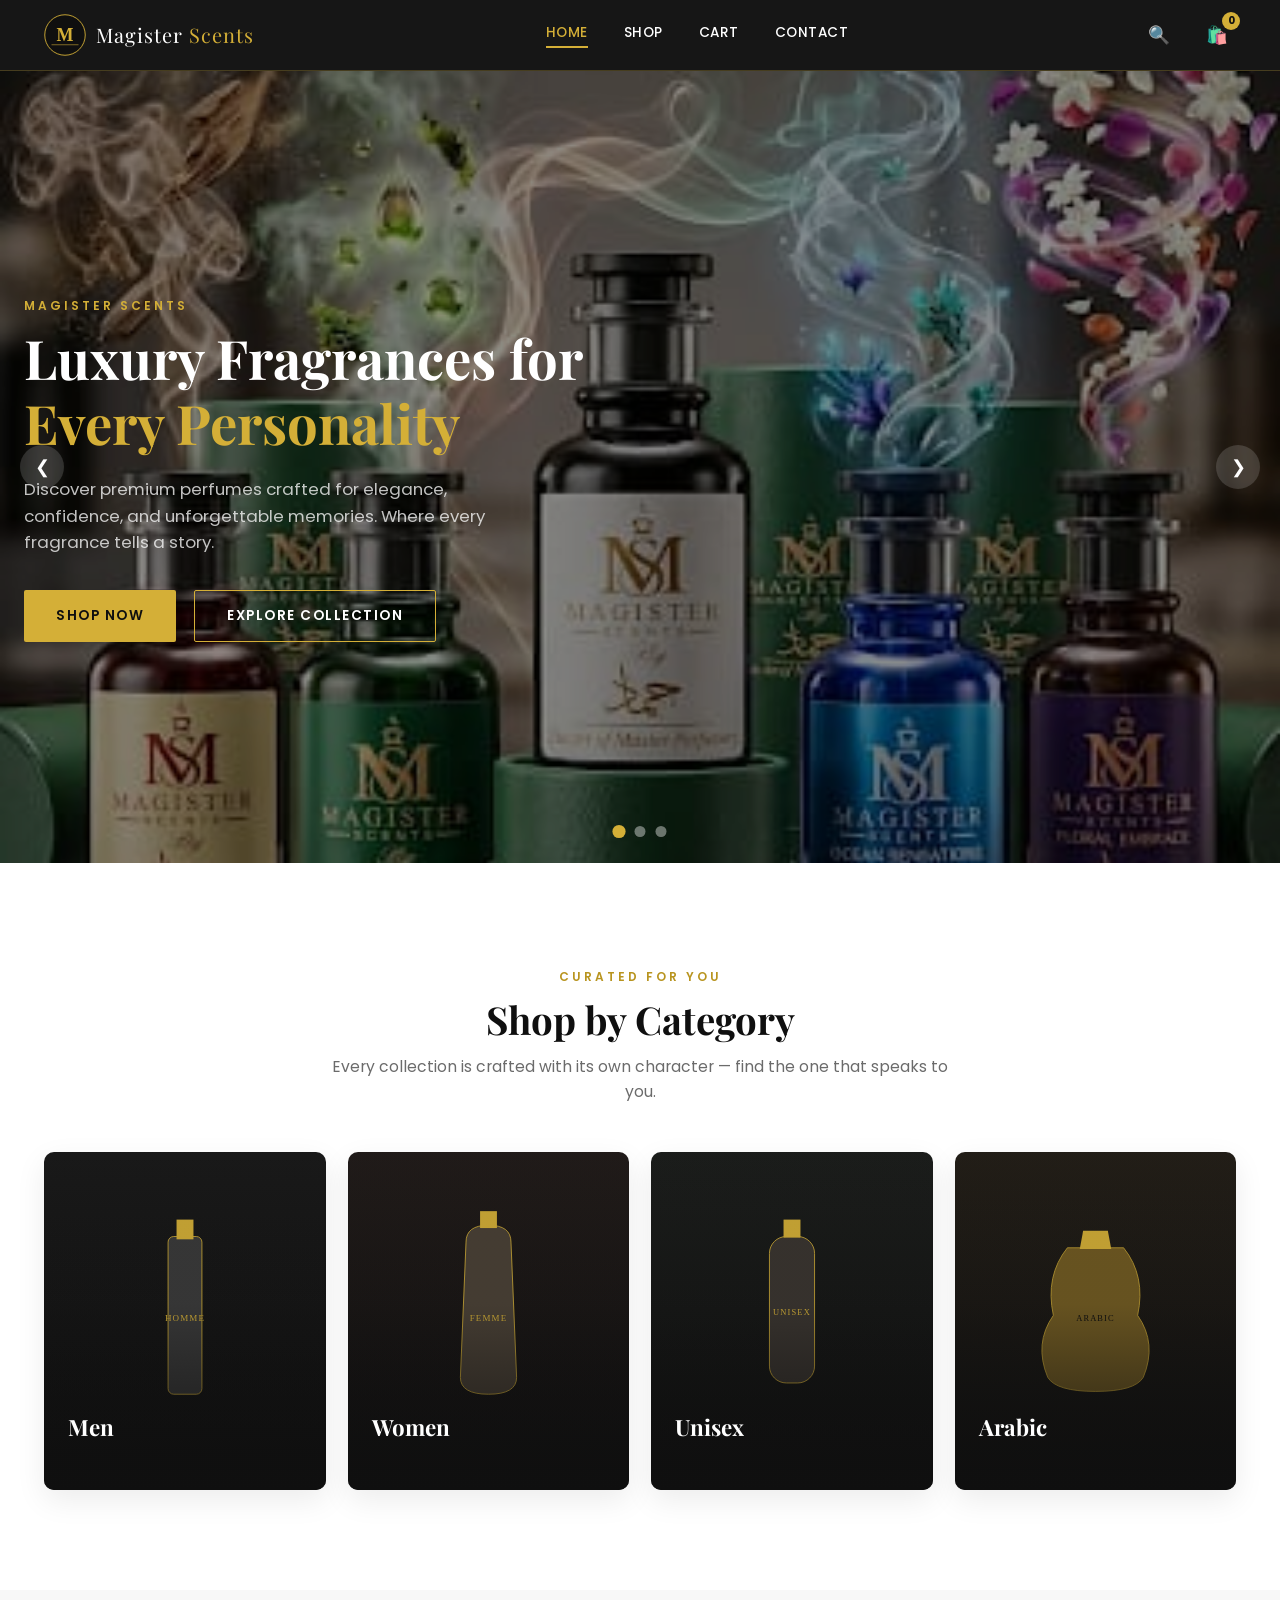
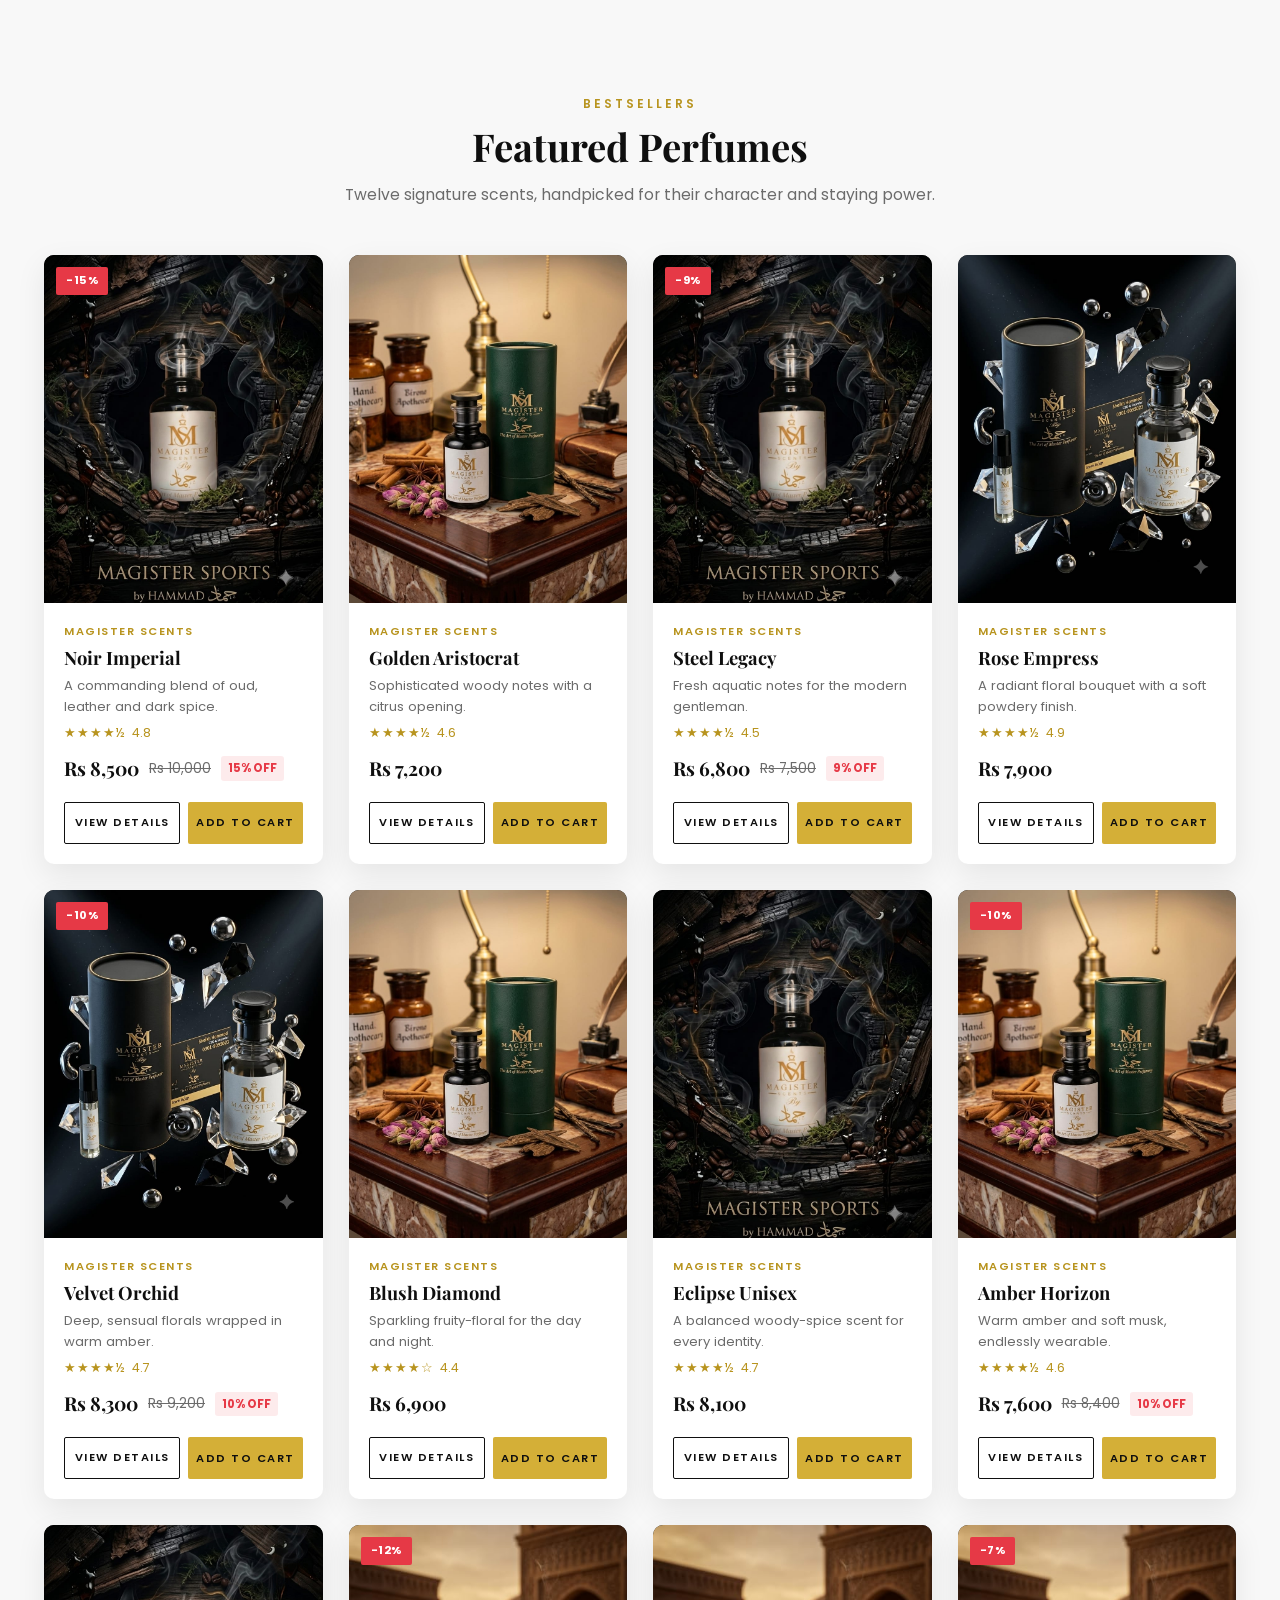
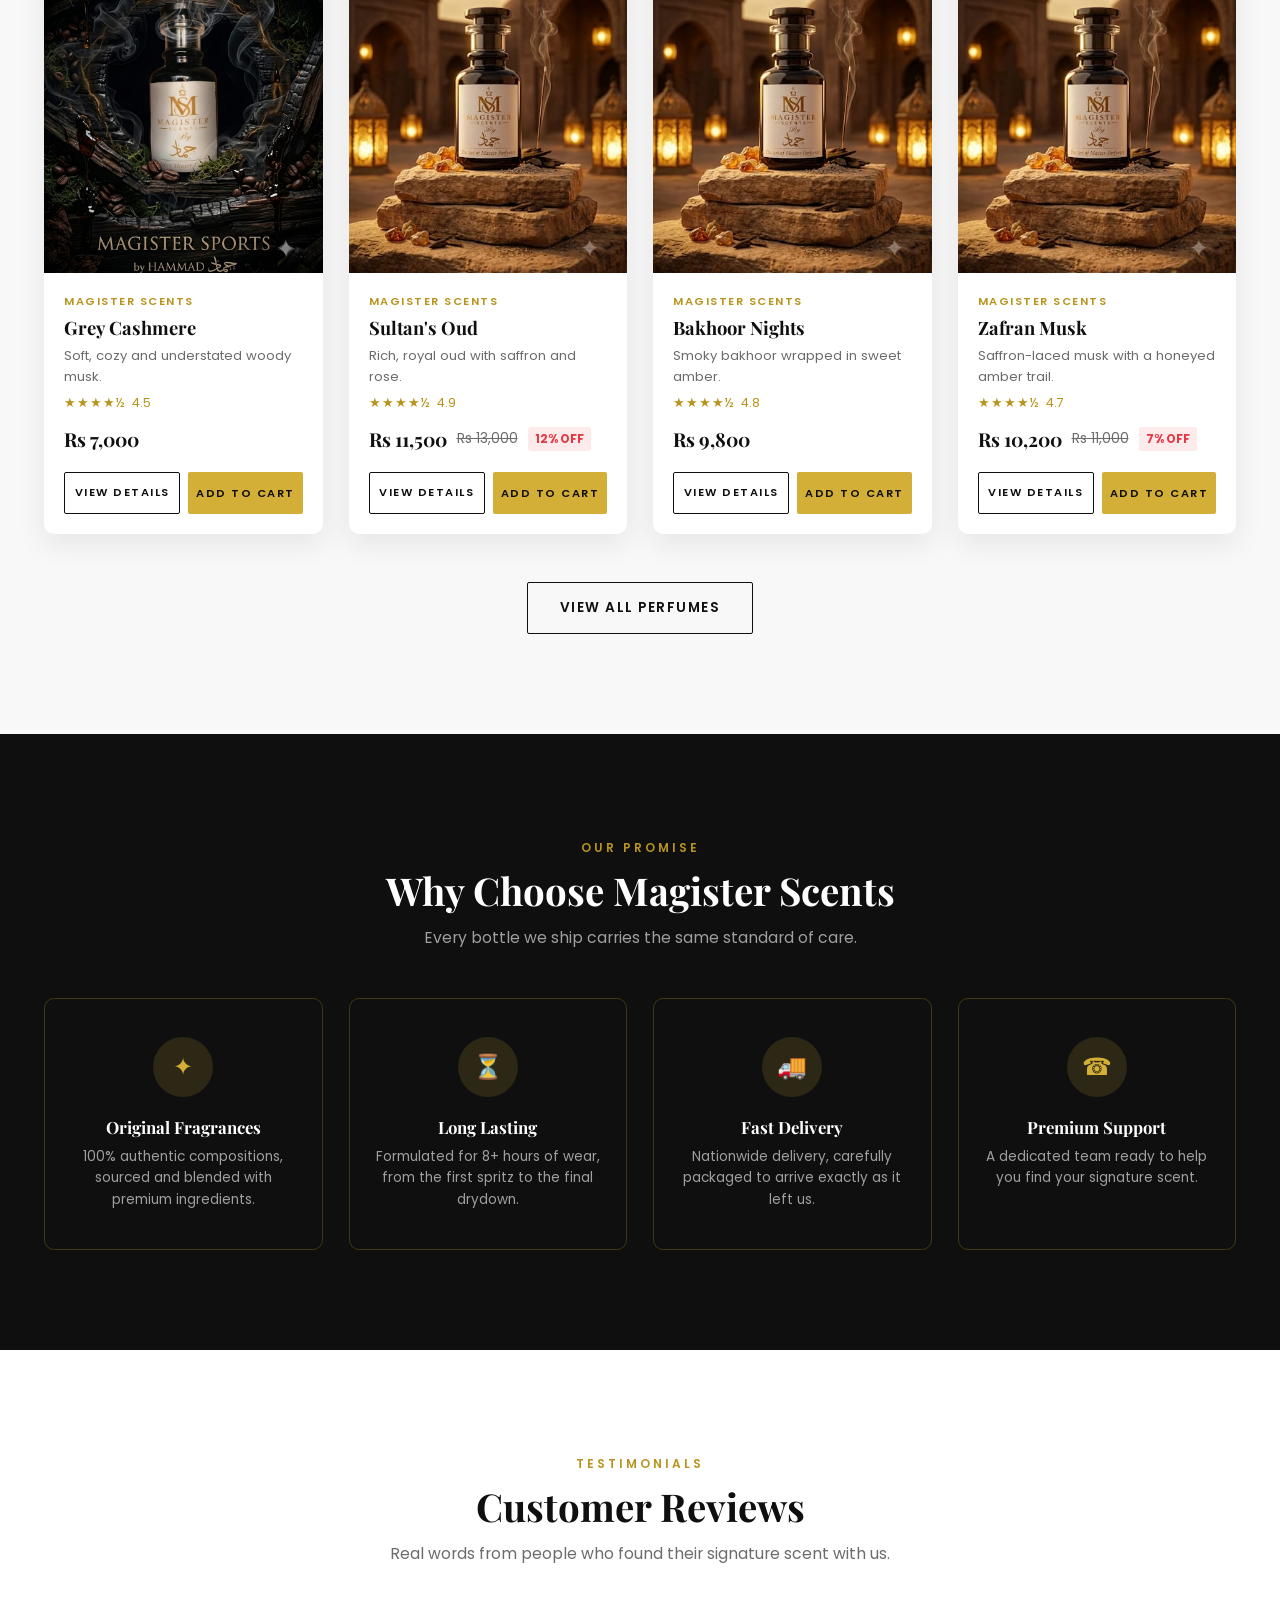
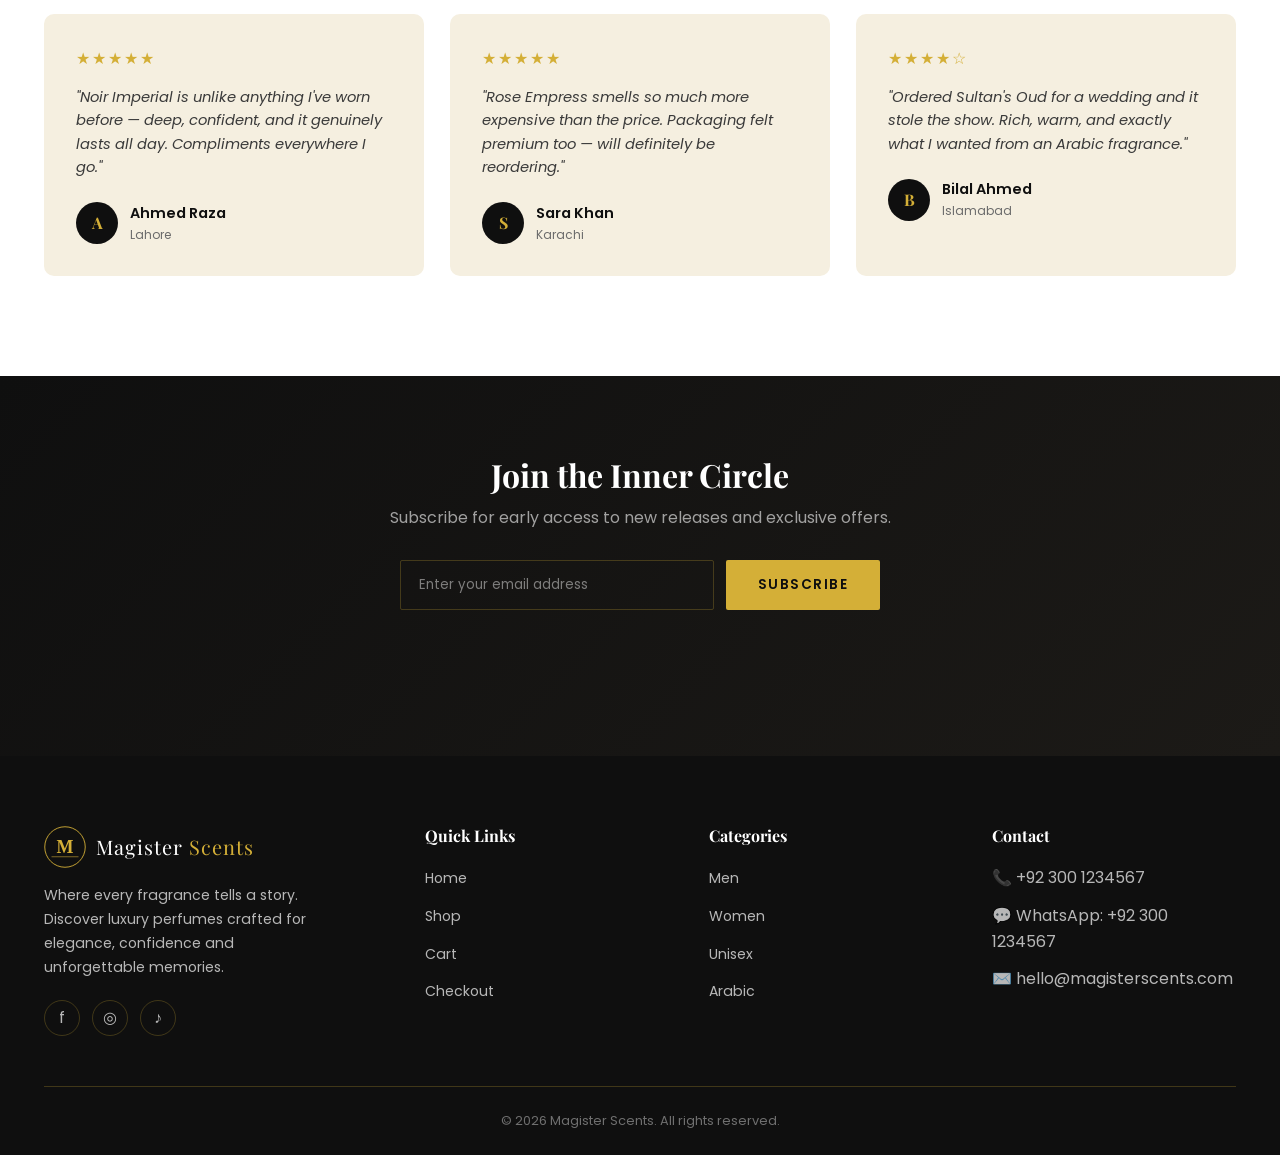
<file: index.html>
<!DOCTYPE html>
<html lang="en">
<head>
<meta charset="UTF-8">
<meta name="viewport" content="width=device-width, initial-scale=1.0">
<title>Magister Scents — Luxury Fragrances</title>
<meta name="description" content="Magister Scents — luxury perfumes for men, women, unisex and Arabic fragrance lovers. Where every fragrance tells a story.">
<link rel="icon" href="images/logo/logo.svg" type="image/svg+xml">
<link rel="stylesheet" href="css/style.css">
<link rel="stylesheet" href="css/responsive.css">
</head>
<body>

<!-- ===================== NAVBAR ===================== -->
<header class="navbar">
  <div class="nav-inner container">
    <a href="index.html" class="nav-logo">
      <img src="images/logo/logo.svg" alt="Magister Scents logo">
      <span class="brand-name">Magister <span>Scents</span></span>
    </a>
    <nav class="nav-links">
      <a href="index.html" class="active">Home</a>
      <a href="shop.html">Shop</a>
      <a href="cart.html">Cart</a>
      <a href="index.html#footer">Contact</a>
    </nav>
    <div class="nav-actions">
      <button class="icon-btn search-trigger" aria-label="Search">🔍</button>
      <a href="cart.html" class="icon-btn" aria-label="Cart">🛍️<span class="cart-count">0</span></a>
      <button class="hamburger" aria-label="Open menu"><span></span><span></span><span></span></button>
    </div>
  </div>
</header>

<div class="overlay-backdrop"></div>
<div class="mobile-nav">
  <button class="mobile-nav-close" aria-label="Close menu">✕</button>
  <a href="index.html">Home</a>
  <a href="shop.html">Shop</a>
  <a href="cart.html">Cart</a>
  <a href="index.html#footer">Contact</a>
</div>

<div class="search-overlay">
  <div class="search-box">
    <input type="text" placeholder="Search for perfumes..." aria-label="Search perfumes">
    <div class="search-close">Close ✕</div>
  </div>
</div>

<!-- ===================== HERO SLIDESHOW ===================== -->
<section class="hero hero-slider">
  <div class="hero-slide active" style="background-image:url('images/hero/slide-1.jpeg')">
    <div class="hero-content">
      <span class="eyebrow">Magister Scents</span>
      <h1>Luxury Fragrances for <em>Every Personality</em></h1>
      <p>Discover premium perfumes crafted for elegance, confidence, and unforgettable memories. Where every fragrance tells a story.</p>
      <div class="hero-btns">
        <a href="shop.html" class="btn btn-gold">Shop Now</a>
        <a href="#categories" class="btn btn-outline">Explore Collection</a>
      </div>
    </div>
  </div>

  <div class="hero-slide" style="background-image:url('images/hero/2.jpg')">
    <div class="hero-content">
      <span class="eyebrow">New Arrivals</span>
      <h1>Discover Our <em>Arabic Collection</em></h1>
      <p>Rich oud, warm amber, and timeless notes — crafted for those who love bold, long-lasting fragrances.</p>
      <div class="hero-btns">
        <a href="shop.html?category=arabic" class="btn btn-gold">Shop Arabic</a>
        <a href="#categories" class="btn btn-outline">Explore Collection</a>
      </div>
    </div>
  </div>

  <div class="hero-slide" style="background-image:url('images/hero/slide-3.jpg')">
    <div class="hero-content">
      <span class="eyebrow">Limited Time</span>
      <h1>Flat 20% Off on <em>All Perfumes</em></h1>
      <p>Treat yourself or someone special. Premium scents at prices that make elegance affordable.</p>
      <div class="hero-btns">
        <a href="shop.html" class="btn btn-gold">Shop Sale</a>
        <a href="#categories" class="btn btn-outline">Explore Collection</a>
      </div>
    </div>
  </div>

  <div class="hero-dots">
    <span class="hero-dot active" data-index="0"></span>
    <span class="hero-dot" data-index="1"></span>
    <span class="hero-dot" data-index="2"></span>
  </div>

  <button class="hero-arrow hero-prev" aria-label="Previous slide">&#10094;</button>
  <button class="hero-arrow hero-next" aria-label="Next slide">&#10095;</button>
</section>

<!-- ===================== CATEGORIES ===================== -->
<section class="categories" id="categories">
  <div class="container">
    <div class="section-heading">
      <span class="eyebrow">Curated For You</span>
      <h2>Shop by Category</h2>
      <p>Every collection is crafted with its own character — find the one that speaks to you.</p>
    </div>
    <div class="category-grid">
      <a href="shop.html?category=men" class="category-card">
        <img src="images/perfumes/category-men.svg" alt="Men's fragrances">
        <div class="category-overlay"><div><h3>Men</h3><span>Shop Collection →</span></div></div>
      </a>
      <a href="shop.html?category=women" class="category-card">
        <img src="images/perfumes/category-women.svg" alt="Women's fragrances">
        <div class="category-overlay"><div><h3>Women</h3><span>Shop Collection →</span></div></div>
      </a>
      <a href="shop.html?category=unisex" class="category-card">
        <img src="images/perfumes/category-unisex.svg" alt="Unisex fragrances">
        <div class="category-overlay"><div><h3>Unisex</h3><span>Shop Collection →</span></div></div>
      </a>
      <a href="shop.html?category=arabic" class="category-card">
        <img src="images/perfumes/category-arabic.svg" alt="Arabic fragrances">
        <div class="category-overlay"><div><h3>Arabic</h3><span>Shop Collection →</span></div></div>
      </a>
    </div>
  </div>
</section>

<!-- ===================== FEATURED PERFUMES ===================== -->
<section class="featured">
  <div class="container">
    <div class="section-heading">
      <span class="eyebrow">Bestsellers</span>
      <h2>Featured Perfumes</h2>
      <p>Twelve signature scents, handpicked for their character and staying power.</p>
    </div>
    <div class="product-grid" id="featured-grid">
      <!-- Injected by script.js -->
    </div>
    <div class="view-more-wrap">
      <a href="shop.html" class="btn btn-outline-dark">View All Perfumes</a>
    </div>
  </div>
</section>

<!-- ===================== WHY CHOOSE US ===================== -->
<section class="why-us">
  <div class="container">
    <div class="section-heading">
      <span class="eyebrow">Our Promise</span>
      <h2>Why Choose Magister Scents</h2>
      <p>Every bottle we ship carries the same standard of care.</p>
    </div>
    <div class="why-grid">
      <div class="why-card">
        <div class="why-icon">✦</div>
        <h4>Original Fragrances</h4>
        <p>100% authentic compositions, sourced and blended with premium ingredients.</p>
      </div>
      <div class="why-card">
        <div class="why-icon">⏳</div>
        <h4>Long Lasting</h4>
        <p>Formulated for 8+ hours of wear, from the first spritz to the final drydown.</p>
      </div>
      <div class="why-card">
        <div class="why-icon">🚚</div>
        <h4>Fast Delivery</h4>
        <p>Nationwide delivery, carefully packaged to arrive exactly as it left us.</p>
      </div>
      <div class="why-card">
        <div class="why-icon">☎</div>
        <h4>Premium Support</h4>
        <p>A dedicated team ready to help you find your signature scent.</p>
      </div>
    </div>
  </div>
</section>

<!-- ===================== REVIEWS ===================== -->
<section class="reviews">
  <div class="container">
    <div class="section-heading">
      <span class="eyebrow">Testimonials</span>
      <h2>Customer Reviews</h2>
      <p>Real words from people who found their signature scent with us.</p>
    </div>
    <div class="review-grid">
      <div class="review-card">
        <div class="review-stars">★★★★★</div>
        <p class="review-text">"Noir Imperial is unlike anything I've worn before — deep, confident, and it genuinely lasts all day. Compliments everywhere I go."</p>
        <div class="review-author">
          <div class="review-avatar">A</div>
          <div><div class="review-name">Ahmed Raza</div><div class="review-role">Lahore</div></div>
        </div>
      </div>
      <div class="review-card">
        <div class="review-stars">★★★★★</div>
        <p class="review-text">"Rose Empress smells so much more expensive than the price. Packaging felt premium too — will definitely be reordering."</p>
        <div class="review-author">
          <div class="review-avatar">S</div>
          <div><div class="review-name">Sara Khan</div><div class="review-role">Karachi</div></div>
        </div>
      </div>
      <div class="review-card">
        <div class="review-stars">★★★★☆</div>
        <p class="review-text">"Ordered Sultan's Oud for a wedding and it stole the show. Rich, warm, and exactly what I wanted from an Arabic fragrance."</p>
        <div class="review-author">
          <div class="review-avatar">B</div>
          <div><div class="review-name">Bilal Ahmed</div><div class="review-role">Islamabad</div></div>
        </div>
      </div>
    </div>
  </div>
</section>

<!-- ===================== NEWSLETTER ===================== -->
<section class="newsletter">
  <div class="container">
    <h2>Join the Inner Circle</h2>
    <p>Subscribe for early access to new releases and exclusive offers.</p>
    <form class="newsletter-form">
      <input type="email" placeholder="Enter your email address" required>
      <button type="submit" class="btn btn-gold">Subscribe</button>
    </form>
    <p class="newsletter-msg"></p>
  </div>
</section>

<!-- ===================== FOOTER ===================== -->
<footer class="footer" id="footer">
  <div class="container">
    <div class="footer-grid">
      <div class="footer-brand">
        <a href="index.html" class="nav-logo">
          <img src="images/logo/logo.svg" alt="Magister Scents logo">
          <span class="brand-name" style="color:#fff">Magister <span>Scents</span></span>
        </a>
        <p>Where every fragrance tells a story. Discover luxury perfumes crafted for elegance, confidence and unforgettable memories.</p>
        <div class="social-icons">
          <a href="#" aria-label="Facebook">f</a>
          <a href="#" aria-label="Instagram">◎</a>
          <a href="#" aria-label="TikTok">♪</a>
        </div>
      </div>
      <div>
        <h4>Quick Links</h4>
        <ul>
          <li><a href="index.html">Home</a></li>
          <li><a href="shop.html">Shop</a></li>
          <li><a href="cart.html">Cart</a></li>
          <li><a href="checkout.html">Checkout</a></li>
        </ul>
      </div>
      <div>
        <h4>Categories</h4>
        <ul>
          <li><a href="shop.html?category=men">Men</a></li>
          <li><a href="shop.html?category=women">Women</a></li>
          <li><a href="shop.html?category=unisex">Unisex</a></li>
          <li><a href="shop.html?category=arabic">Arabic</a></li>
        </ul>
      </div>
      <div>
        <h4>Contact</h4>
        <ul>
          <li>📞 +92 300 1234567</li>
          <li>💬 WhatsApp: +92 300 1234567</li>
          <li>✉️ hello@magisterscents.com</li>
        </ul>
      </div>
    </div>
    <div class="footer-bottom">© 2026 Magister Scents. All rights reserved.</div>
  </div>
</footer>

<script src="js/products.js"></script>
<script src="js/cart.js"></script>
<script src="js/script.js"></script>
</body>
</html>
</file>
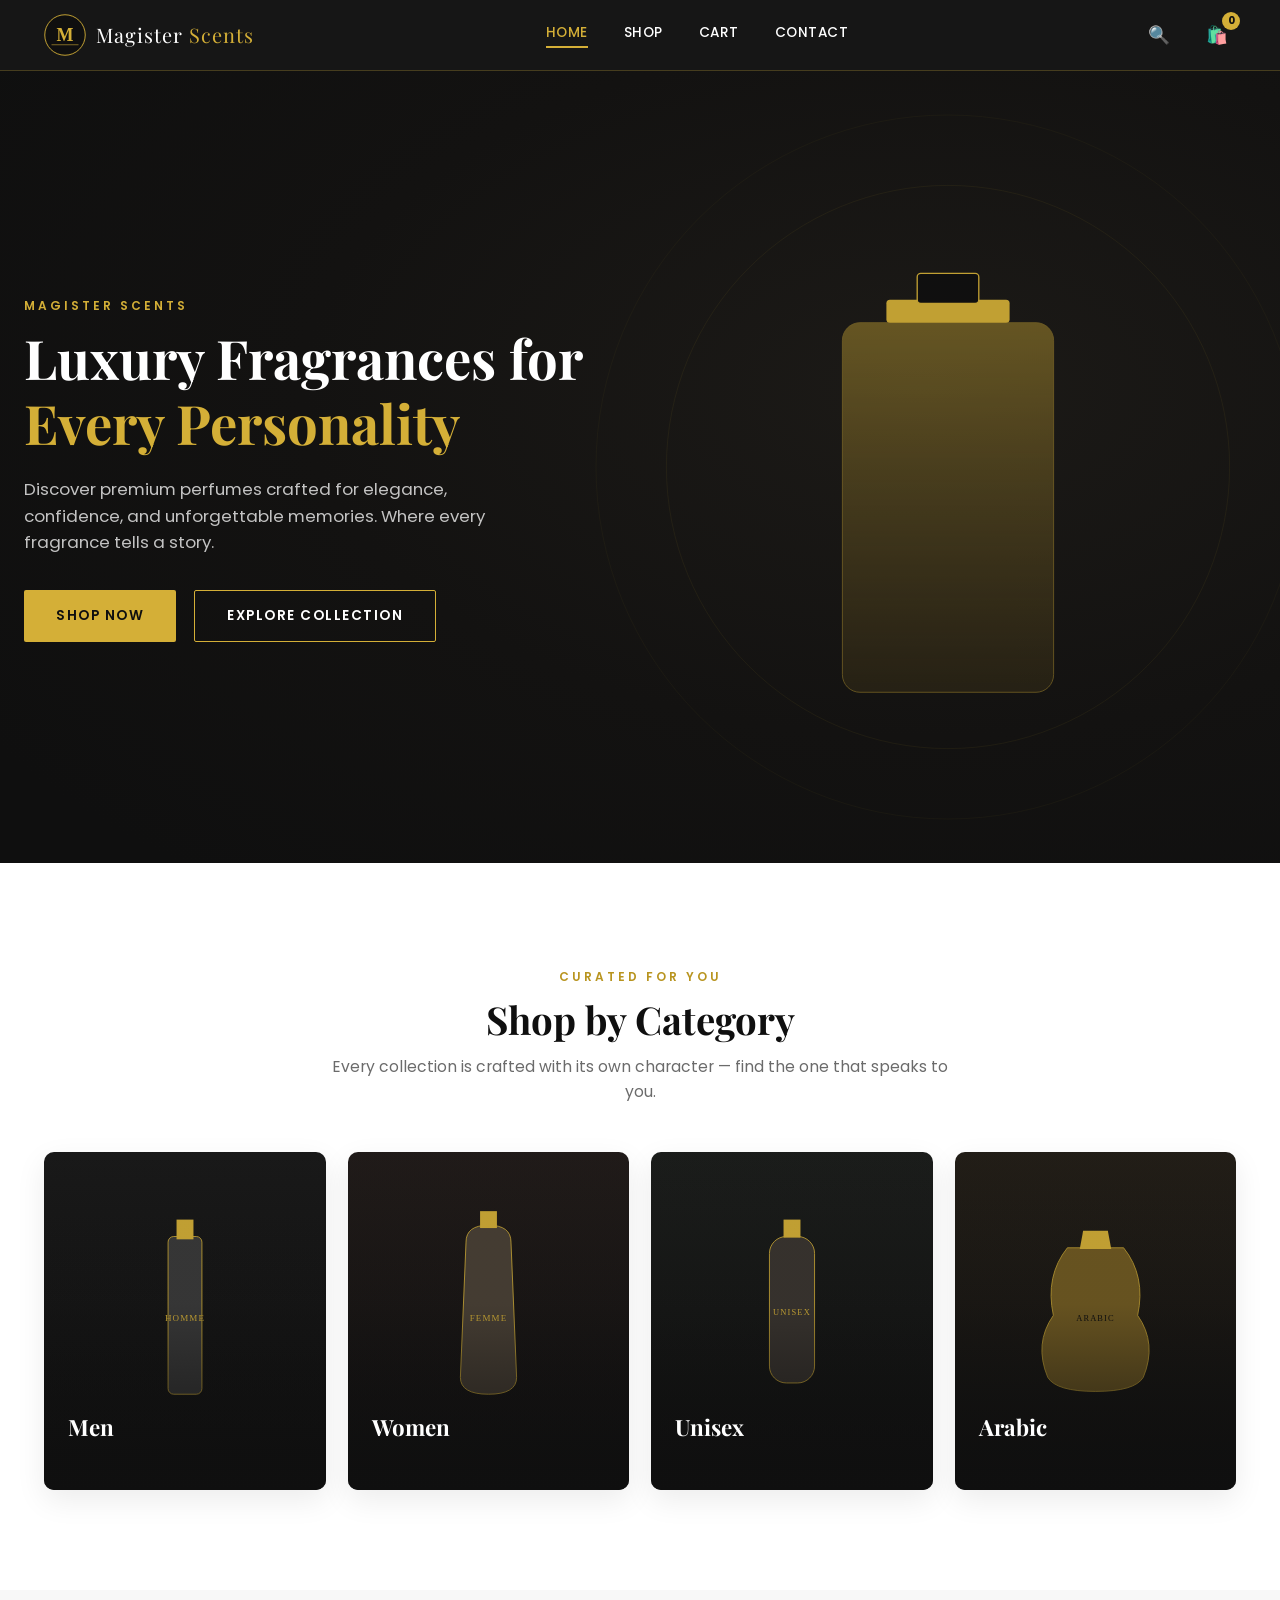
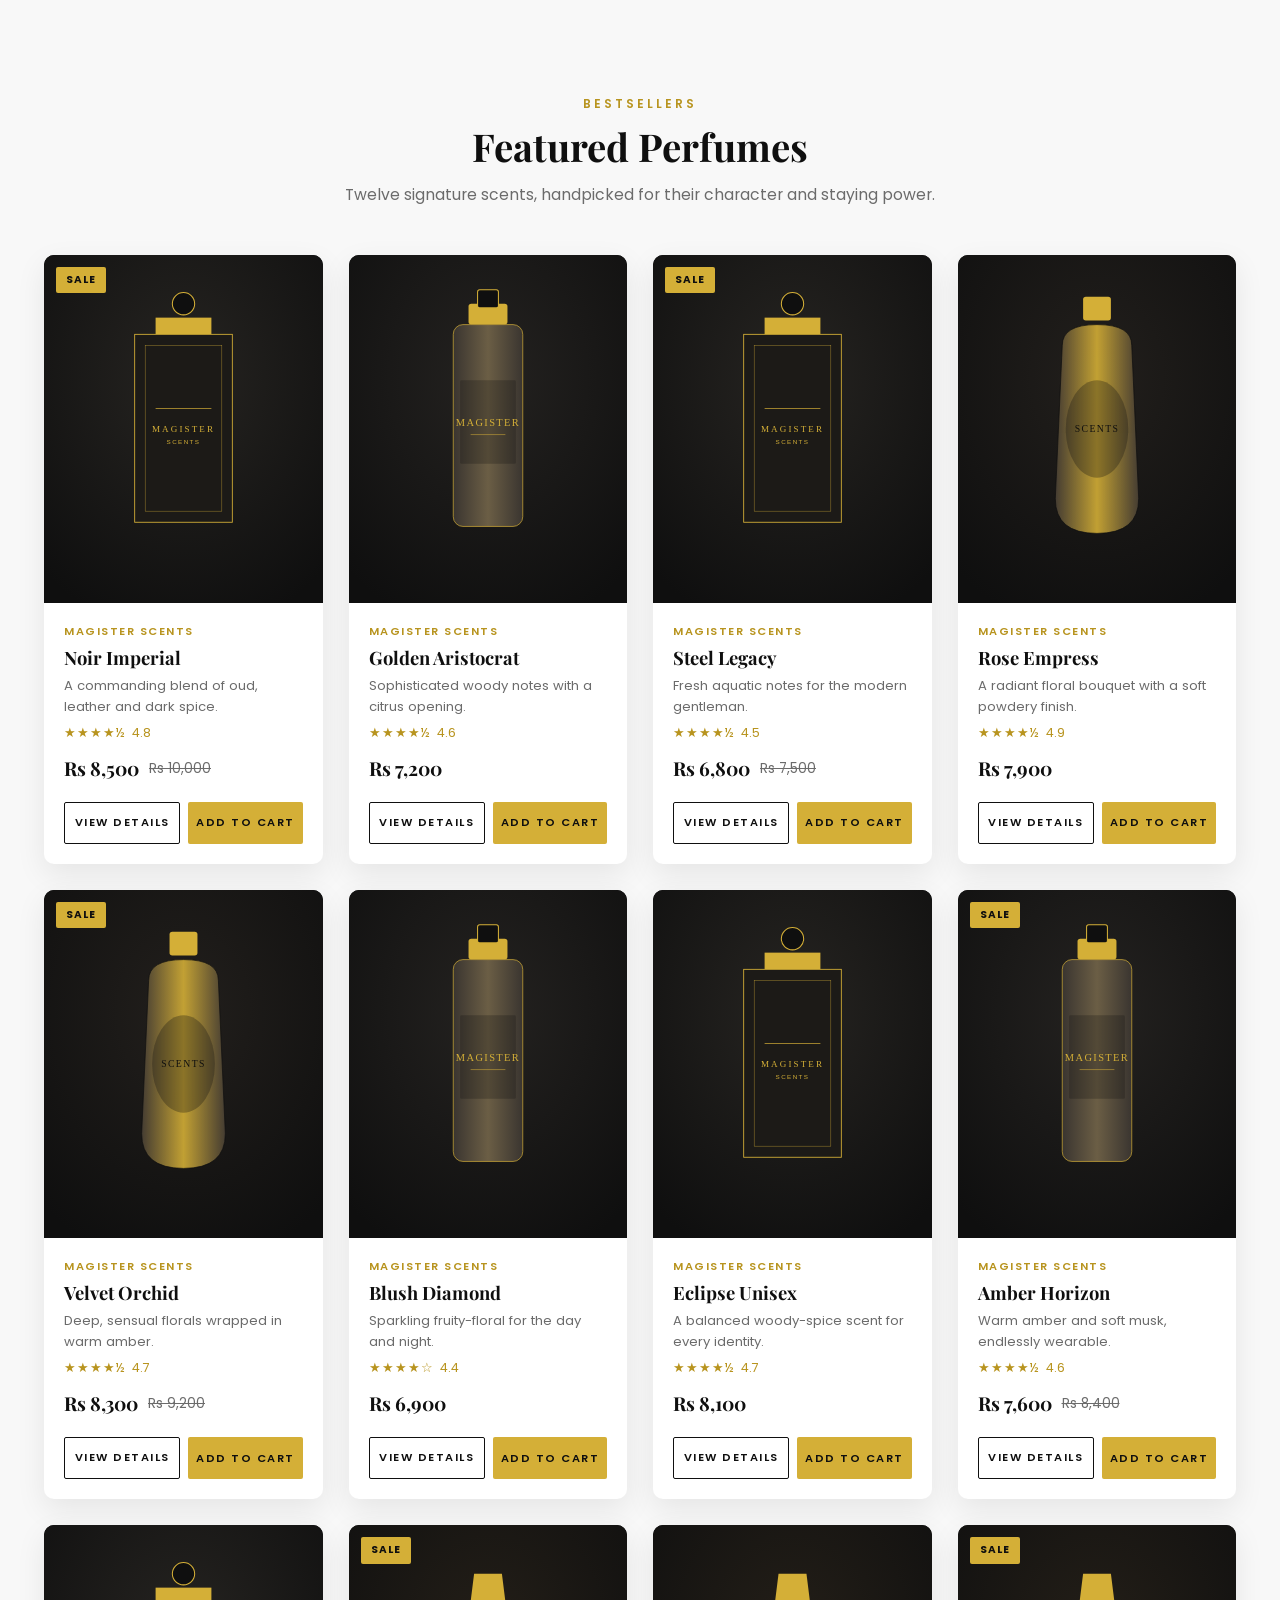
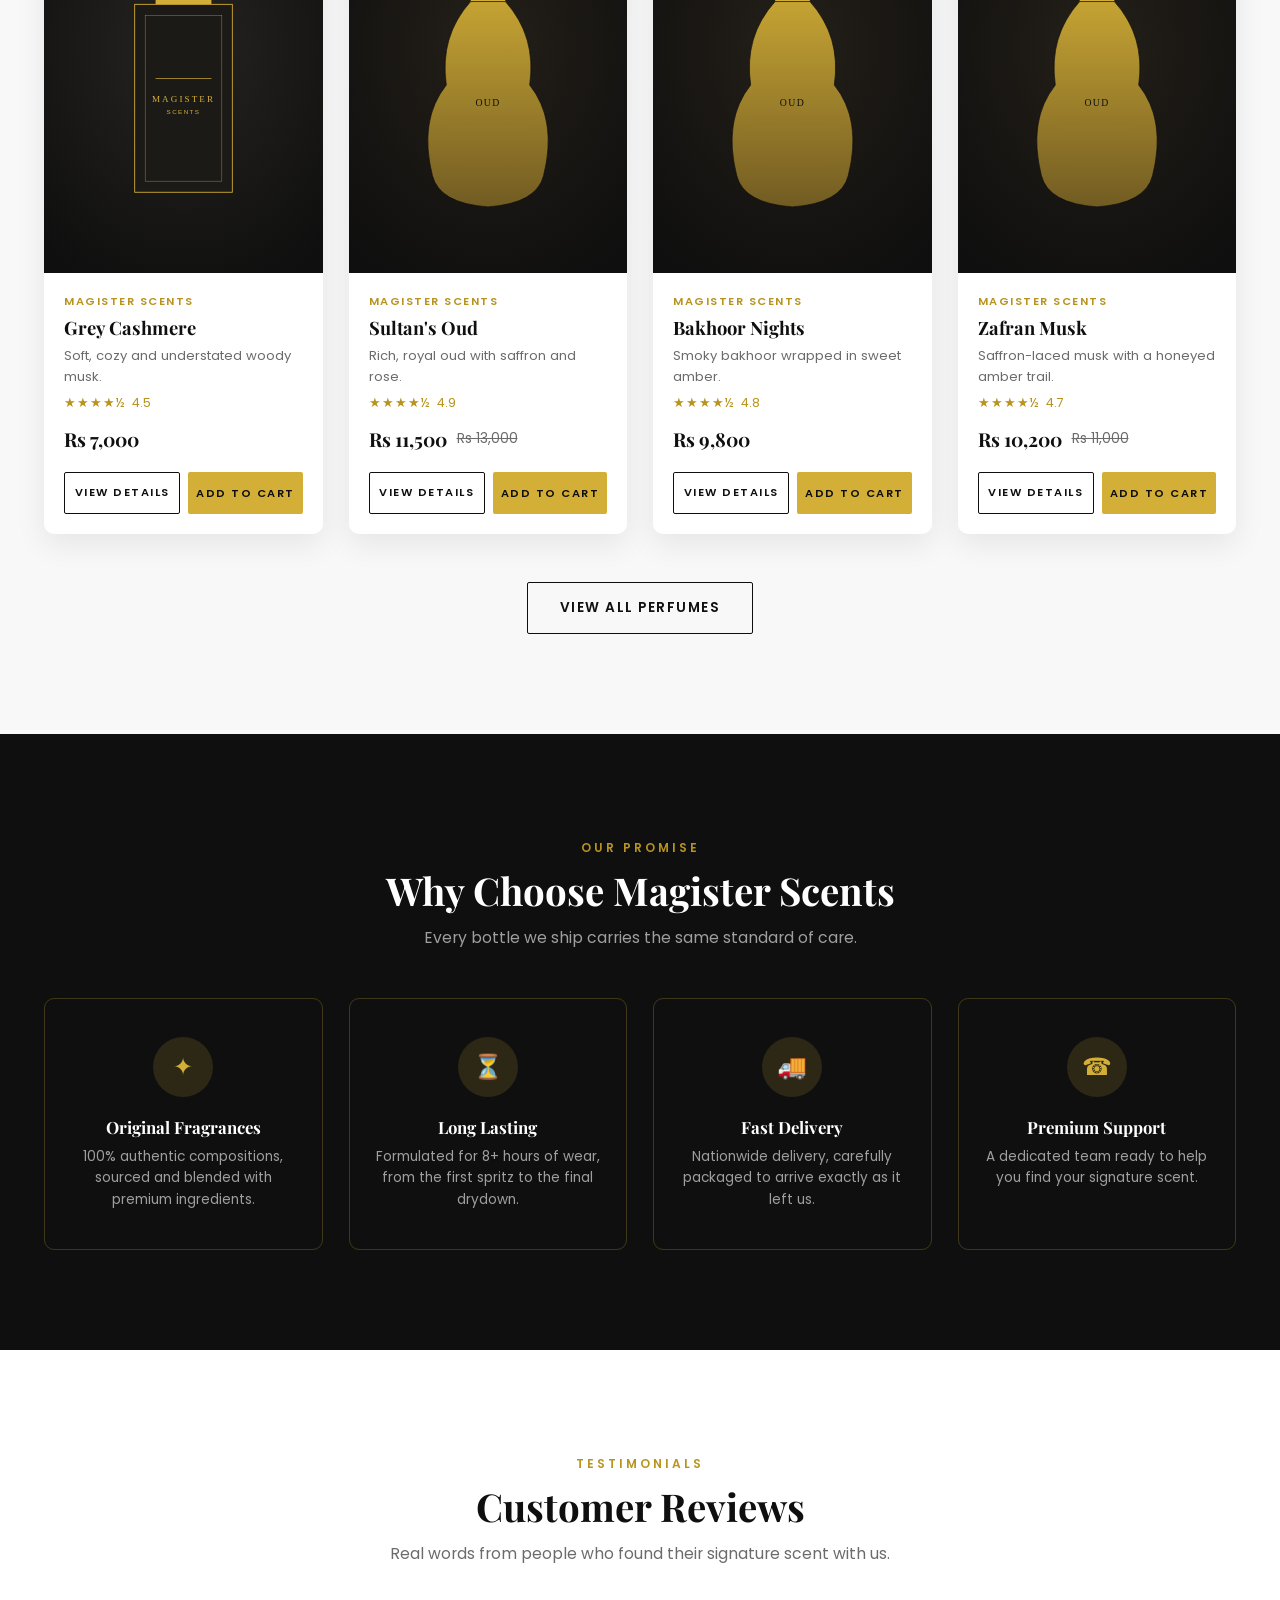
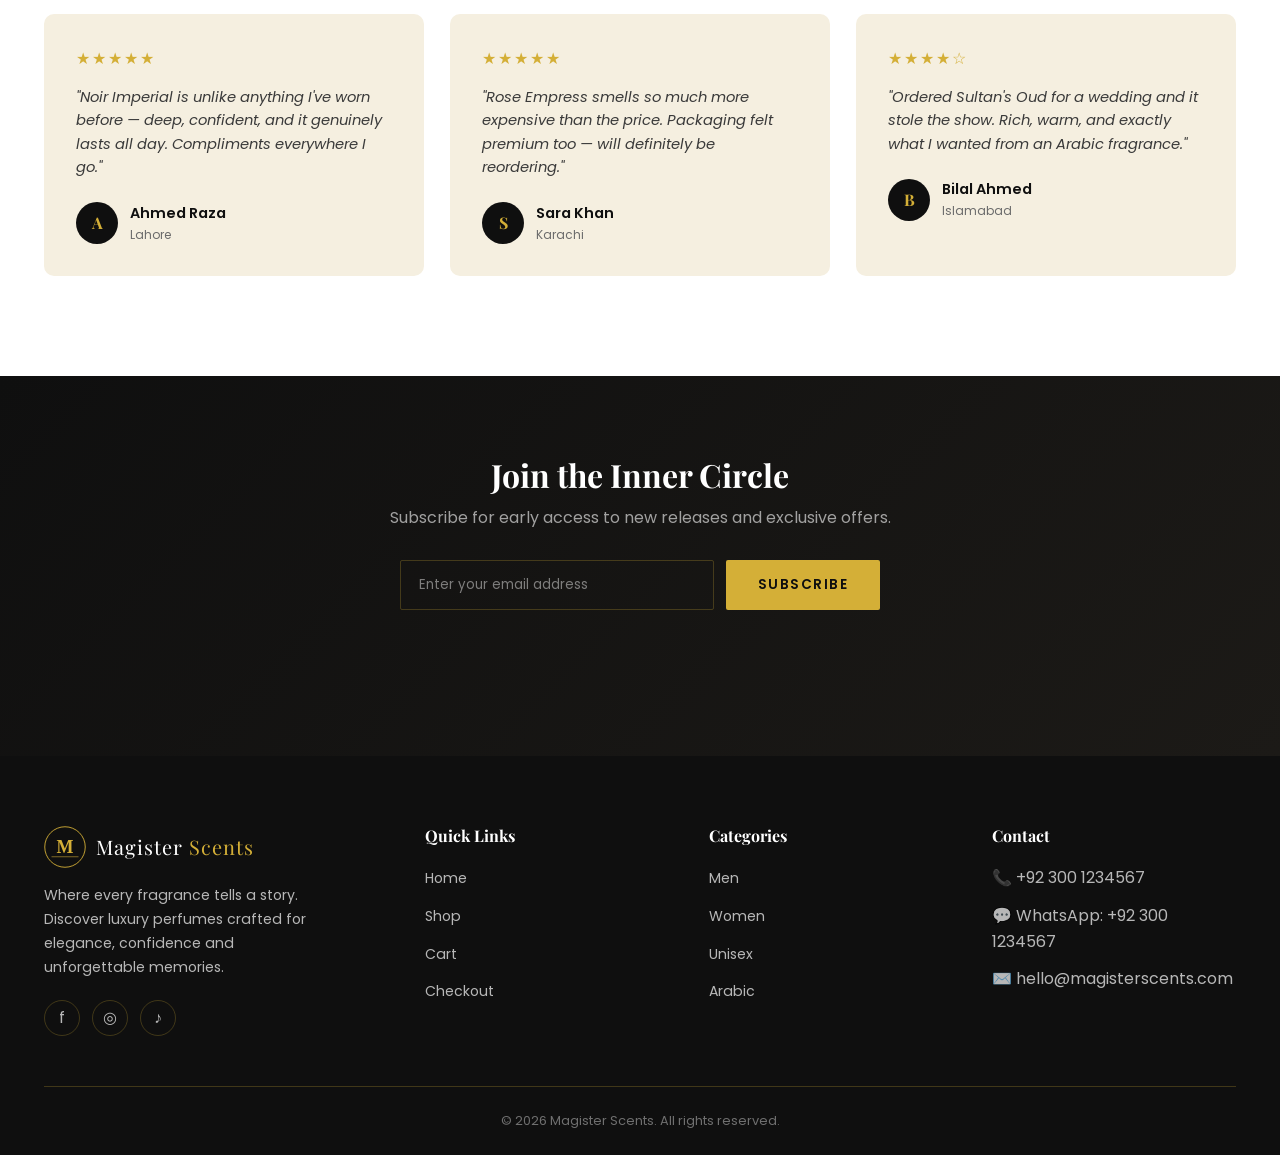
<file: Magister-Scents/index.html>
<!DOCTYPE html>
<html lang="en">
<head>
<meta charset="UTF-8">
<meta name="viewport" content="width=device-width, initial-scale=1.0">
<title>Magister Scents — Luxury Fragrances</title>
<meta name="description" content="Magister Scents — luxury perfumes for men, women, unisex and Arabic fragrance lovers. Where every fragrance tells a story.">
<link rel="icon" href="images/logo/logo.svg" type="image/svg+xml">
<link rel="stylesheet" href="css/style.css">
<link rel="stylesheet" href="css/responsive.css">
</head>
<body>

<!-- ===================== NAVBAR ===================== -->
<header class="navbar">
  <div class="nav-inner container">
    <a href="index.html" class="nav-logo">
      <img src="images/logo/logo.svg" alt="Magister Scents logo">
      <span class="brand-name">Magister <span>Scents</span></span>
    </a>
    <nav class="nav-links">
      <a href="index.html" class="active">Home</a>
      <a href="shop.html">Shop</a>
      <a href="cart.html">Cart</a>
      <a href="index.html#footer">Contact</a>
    </nav>
    <div class="nav-actions">
      <button class="icon-btn search-trigger" aria-label="Search">🔍</button>
      <a href="cart.html" class="icon-btn" aria-label="Cart">🛍️<span class="cart-count">0</span></a>
      <button class="hamburger" aria-label="Open menu"><span></span><span></span><span></span></button>
    </div>
  </div>
</header>

<div class="overlay-backdrop"></div>
<div class="mobile-nav">
  <button class="mobile-nav-close" aria-label="Close menu">✕</button>
  <a href="index.html">Home</a>
  <a href="shop.html">Shop</a>
  <a href="cart.html">Cart</a>
  <a href="index.html#footer">Contact</a>
</div>

<div class="search-overlay">
  <div class="search-box">
    <input type="text" placeholder="Search for perfumes..." aria-label="Search perfumes">
    <div class="search-close">Close ✕</div>
  </div>
</div>

<!-- ===================== HERO ===================== -->
<section class="hero">
  <div class="hero-content">
    <span class="eyebrow">Magister Scents</span>
    <h1>Luxury Fragrances for <em>Every Personality</em></h1>
    <p>Discover premium perfumes crafted for elegance, confidence, and unforgettable memories. Where every fragrance tells a story.</p>
    <div class="hero-btns">
      <a href="shop.html" class="btn btn-gold">Shop Now</a>
      <a href="#categories" class="btn btn-outline">Explore Collection</a>
    </div>
  </div>
</section>

<!-- ===================== CATEGORIES ===================== -->
<section class="categories" id="categories">
  <div class="container">
    <div class="section-heading">
      <span class="eyebrow">Curated For You</span>
      <h2>Shop by Category</h2>
      <p>Every collection is crafted with its own character — find the one that speaks to you.</p>
    </div>
    <div class="category-grid">
      <a href="shop.html?category=men" class="category-card">
        <img src="images/perfumes/category-men.svg" alt="Men's fragrances">
        <div class="category-overlay"><div><h3>Men</h3><span>Shop Collection →</span></div></div>
      </a>
      <a href="shop.html?category=women" class="category-card">
        <img src="images/perfumes/category-women.svg" alt="Women's fragrances">
        <div class="category-overlay"><div><h3>Women</h3><span>Shop Collection →</span></div></div>
      </a>
      <a href="shop.html?category=unisex" class="category-card">
        <img src="images/perfumes/category-unisex.svg" alt="Unisex fragrances">
        <div class="category-overlay"><div><h3>Unisex</h3><span>Shop Collection →</span></div></div>
      </a>
      <a href="shop.html?category=arabic" class="category-card">
        <img src="images/perfumes/category-arabic.svg" alt="Arabic fragrances">
        <div class="category-overlay"><div><h3>Arabic</h3><span>Shop Collection →</span></div></div>
      </a>
    </div>
  </div>
</section>

<!-- ===================== FEATURED PERFUMES ===================== -->
<section class="featured">
  <div class="container">
    <div class="section-heading">
      <span class="eyebrow">Bestsellers</span>
      <h2>Featured Perfumes</h2>
      <p>Twelve signature scents, handpicked for their character and staying power.</p>
    </div>
    <div class="product-grid" id="featured-grid">
      <!-- Injected by script.js -->
    </div>
    <div class="view-more-wrap">
      <a href="shop.html" class="btn btn-outline-dark">View All Perfumes</a>
    </div>
  </div>
</section>

<!-- ===================== WHY CHOOSE US ===================== -->
<section class="why-us">
  <div class="container">
    <div class="section-heading">
      <span class="eyebrow">Our Promise</span>
      <h2>Why Choose Magister Scents</h2>
      <p>Every bottle we ship carries the same standard of care.</p>
    </div>
    <div class="why-grid">
      <div class="why-card">
        <div class="why-icon">✦</div>
        <h4>Original Fragrances</h4>
        <p>100% authentic compositions, sourced and blended with premium ingredients.</p>
      </div>
      <div class="why-card">
        <div class="why-icon">⏳</div>
        <h4>Long Lasting</h4>
        <p>Formulated for 8+ hours of wear, from the first spritz to the final drydown.</p>
      </div>
      <div class="why-card">
        <div class="why-icon">🚚</div>
        <h4>Fast Delivery</h4>
        <p>Nationwide delivery, carefully packaged to arrive exactly as it left us.</p>
      </div>
      <div class="why-card">
        <div class="why-icon">☎</div>
        <h4>Premium Support</h4>
        <p>A dedicated team ready to help you find your signature scent.</p>
      </div>
    </div>
  </div>
</section>

<!-- ===================== REVIEWS ===================== -->
<section class="reviews">
  <div class="container">
    <div class="section-heading">
      <span class="eyebrow">Testimonials</span>
      <h2>Customer Reviews</h2>
      <p>Real words from people who found their signature scent with us.</p>
    </div>
    <div class="review-grid">
      <div class="review-card">
        <div class="review-stars">★★★★★</div>
        <p class="review-text">"Noir Imperial is unlike anything I've worn before — deep, confident, and it genuinely lasts all day. Compliments everywhere I go."</p>
        <div class="review-author">
          <div class="review-avatar">A</div>
          <div><div class="review-name">Ahmed Raza</div><div class="review-role">Lahore</div></div>
        </div>
      </div>
      <div class="review-card">
        <div class="review-stars">★★★★★</div>
        <p class="review-text">"Rose Empress smells so much more expensive than the price. Packaging felt premium too — will definitely be reordering."</p>
        <div class="review-author">
          <div class="review-avatar">S</div>
          <div><div class="review-name">Sara Khan</div><div class="review-role">Karachi</div></div>
        </div>
      </div>
      <div class="review-card">
        <div class="review-stars">★★★★☆</div>
        <p class="review-text">"Ordered Sultan's Oud for a wedding and it stole the show. Rich, warm, and exactly what I wanted from an Arabic fragrance."</p>
        <div class="review-author">
          <div class="review-avatar">B</div>
          <div><div class="review-name">Bilal Ahmed</div><div class="review-role">Islamabad</div></div>
        </div>
      </div>
    </div>
  </div>
</section>

<!-- ===================== NEWSLETTER ===================== -->
<section class="newsletter">
  <div class="container">
    <h2>Join the Inner Circle</h2>
    <p>Subscribe for early access to new releases and exclusive offers.</p>
    <form class="newsletter-form">
      <input type="email" placeholder="Enter your email address" required>
      <button type="submit" class="btn btn-gold">Subscribe</button>
    </form>
    <p class="newsletter-msg"></p>
  </div>
</section>

<!-- ===================== FOOTER ===================== -->
<footer class="footer" id="footer">
  <div class="container">
    <div class="footer-grid">
      <div class="footer-brand">
        <a href="index.html" class="nav-logo">
          <img src="images/logo/logo.svg" alt="Magister Scents logo">
          <span class="brand-name" style="color:#fff">Magister <span>Scents</span></span>
        </a>
        <p>Where every fragrance tells a story. Discover luxury perfumes crafted for elegance, confidence and unforgettable memories.</p>
        <div class="social-icons">
          <a href="#" aria-label="Facebook">f</a>
          <a href="#" aria-label="Instagram">◎</a>
          <a href="#" aria-label="TikTok">♪</a>
        </div>
      </div>
      <div>
        <h4>Quick Links</h4>
        <ul>
          <li><a href="index.html">Home</a></li>
          <li><a href="shop.html">Shop</a></li>
          <li><a href="cart.html">Cart</a></li>
          <li><a href="checkout.html">Checkout</a></li>
        </ul>
      </div>
      <div>
        <h4>Categories</h4>
        <ul>
          <li><a href="shop.html?category=men">Men</a></li>
          <li><a href="shop.html?category=women">Women</a></li>
          <li><a href="shop.html?category=unisex">Unisex</a></li>
          <li><a href="shop.html?category=arabic">Arabic</a></li>
        </ul>
      </div>
      <div>
        <h4>Contact</h4>
        <ul>
          <li>📞 +92 300 1234567</li>
          <li>💬 WhatsApp: +92 300 1234567</li>
          <li>✉️ hello@magisterscents.com</li>
        </ul>
      </div>
    </div>
    <div class="footer-bottom">© 2026 Magister Scents. All rights reserved.</div>
  </div>
</footer>

<script src="js/products.js"></script>
<script src="js/cart.js"></script>
<script src="js/script.js"></script>
</body>
</html>
</file>
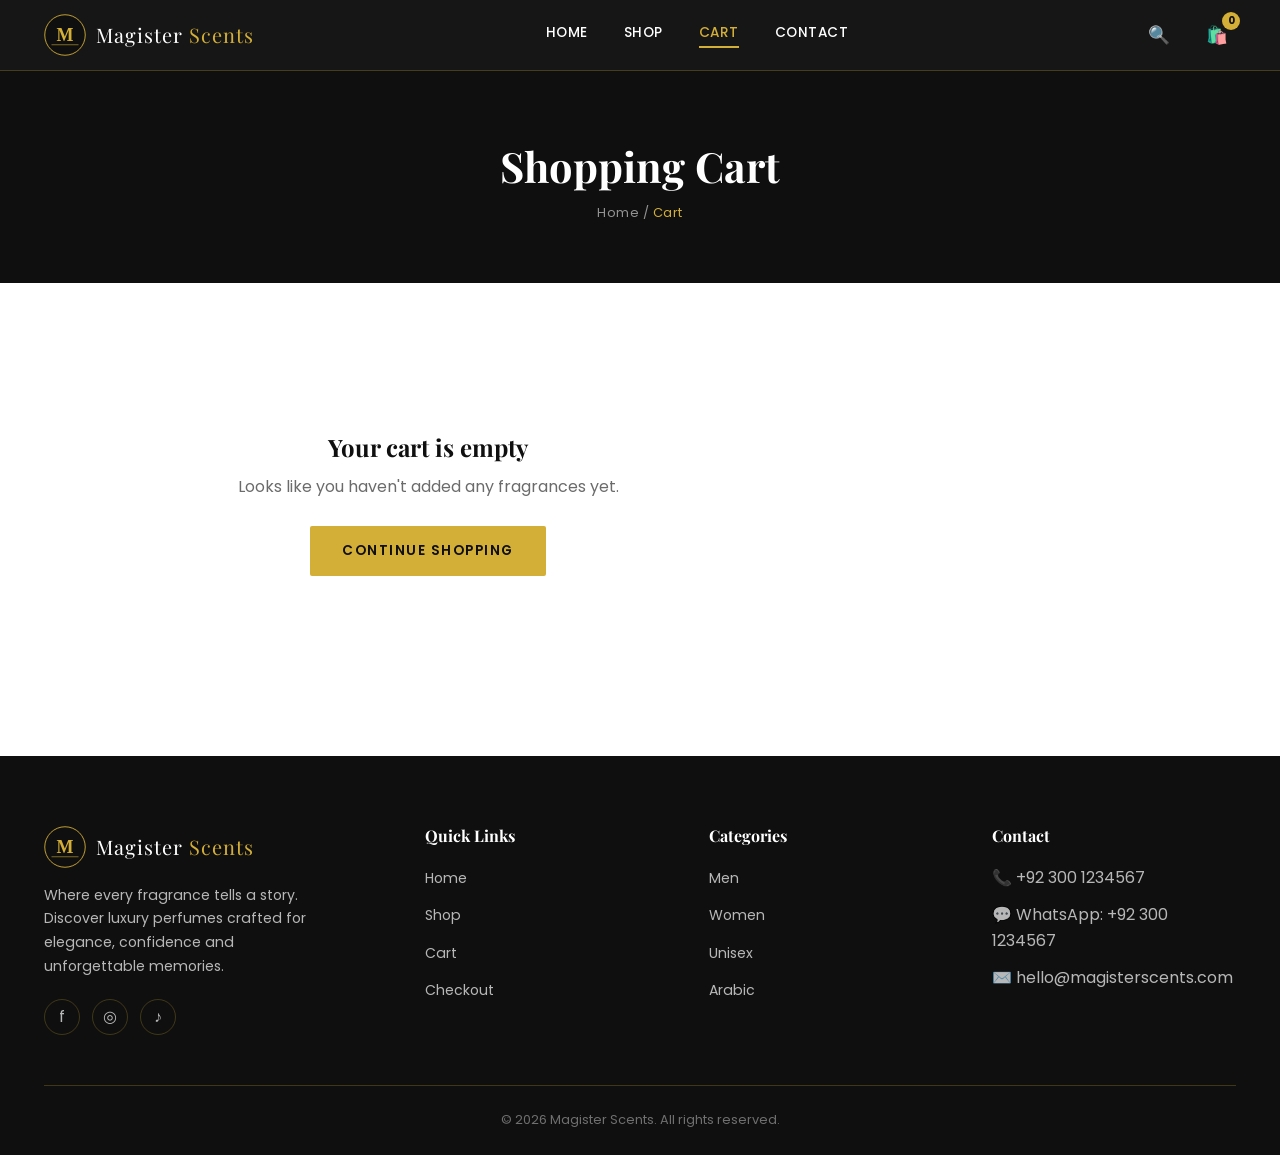
<file: cart.html>
<!DOCTYPE html>
<html lang="en">
<head>
<meta charset="UTF-8">
<meta name="viewport" content="width=device-width, initial-scale=1.0">
<title>Your Cart — Magister Scents</title>
<meta name="description" content="Review the fragrances in your Magister Scents shopping cart before checkout.">
<link rel="icon" href="images/logo/logo.svg" type="image/svg+xml">
<link rel="stylesheet" href="css/style.css">
<link rel="stylesheet" href="css/responsive.css">
</head>
<body>

<!-- ===================== NAVBAR ===================== -->
<header class="navbar">
  <div class="nav-inner container">
    <a href="index.html" class="nav-logo">
      <img src="images/logo/logo.svg" alt="Magister Scents logo">
      <span class="brand-name">Magister <span>Scents</span></span>
    </a>
    <nav class="nav-links">
      <a href="index.html">Home</a>
      <a href="shop.html">Shop</a>
      <a href="cart.html" class="active">Cart</a>
      <a href="index.html#footer">Contact</a>
    </nav>
    <div class="nav-actions">
      <button class="icon-btn search-trigger" aria-label="Search">🔍</button>
      <a href="cart.html" class="icon-btn" aria-label="Cart">🛍️<span class="cart-count">0</span></a>
      <button class="hamburger" aria-label="Open menu"><span></span><span></span><span></span></button>
    </div>
  </div>
</header>

<div class="overlay-backdrop"></div>
<div class="mobile-nav">
  <button class="mobile-nav-close" aria-label="Close menu">✕</button>
  <a href="index.html">Home</a>
  <a href="shop.html">Shop</a>
  <a href="cart.html">Cart</a>
  <a href="index.html#footer">Contact</a>
</div>

<div class="search-overlay">
  <div class="search-box">
    <input type="text" placeholder="Search for perfumes..." aria-label="Search perfumes">
    <div class="search-close">Close ✕</div>
  </div>
</div>

<!-- ===================== PAGE HEADER ===================== -->
<section class="page-header">
  <h1>Shopping Cart</h1>
  <p class="breadcrumb"><a href="index.html" style="color:rgba(255,255,255,0.55)">Home</a> / <span>Cart</span></p>
</section>

<!-- ===================== CART ===================== -->
<section class="cart-section">
  <div class="container">
    <div class="cart-layout">
      <div id="cart-container">
        <!-- Injected by script.js -->
      </div>

      <div id="cart-summary-wrap">
        <div class="cart-summary">
          <h3>Order Summary</h3>
          <div class="summary-row"><span>Subtotal</span><span id="summary-subtotal">Rs 0</span></div>
          <div class="summary-row"><span>Shipping</span><span id="summary-shipping">Rs 0</span></div>
          <div class="summary-total"><span>Total</span><span id="summary-total">Rs 0</span></div>
          <a href="checkout.html" class="btn btn-gold btn-block">Proceed to Checkout</a>
        </div>
      </div>
    </div>
  </div>
</section>

<!-- ===================== FOOTER ===================== -->
<footer class="footer" id="footer">
  <div class="container">
    <div class="footer-grid">
      <div class="footer-brand">
        <a href="index.html" class="nav-logo">
          <img src="images/logo/logo.svg" alt="Magister Scents logo">
          <span class="brand-name" style="color:#fff">Magister <span>Scents</span></span>
        </a>
        <p>Where every fragrance tells a story. Discover luxury perfumes crafted for elegance, confidence and unforgettable memories.</p>
        <div class="social-icons">
          <a href="#" aria-label="Facebook">f</a>
          <a href="#" aria-label="Instagram">◎</a>
          <a href="#" aria-label="TikTok">♪</a>
        </div>
      </div>
      <div>
        <h4>Quick Links</h4>
        <ul>
          <li><a href="index.html">Home</a></li>
          <li><a href="shop.html">Shop</a></li>
          <li><a href="cart.html">Cart</a></li>
          <li><a href="checkout.html">Checkout</a></li>
        </ul>
      </div>
      <div>
        <h4>Categories</h4>
        <ul>
          <li><a href="shop.html?category=men">Men</a></li>
          <li><a href="shop.html?category=women">Women</a></li>
          <li><a href="shop.html?category=unisex">Unisex</a></li>
          <li><a href="shop.html?category=arabic">Arabic</a></li>
        </ul>
      </div>
      <div>
        <h4>Contact</h4>
        <ul>
          <li>📞 +92 300 1234567</li>
          <li>💬 WhatsApp: +92 300 1234567</li>
          <li>✉️ hello@magisterscents.com</li>
        </ul>
      </div>
    </div>
    <div class="footer-bottom">© 2026 Magister Scents. All rights reserved.</div>
  </div>
</footer>

<script src="js/products.js"></script>
<script src="js/cart.js"></script>
<script src="js/script.js"></script>
</body>
</html>
</file>
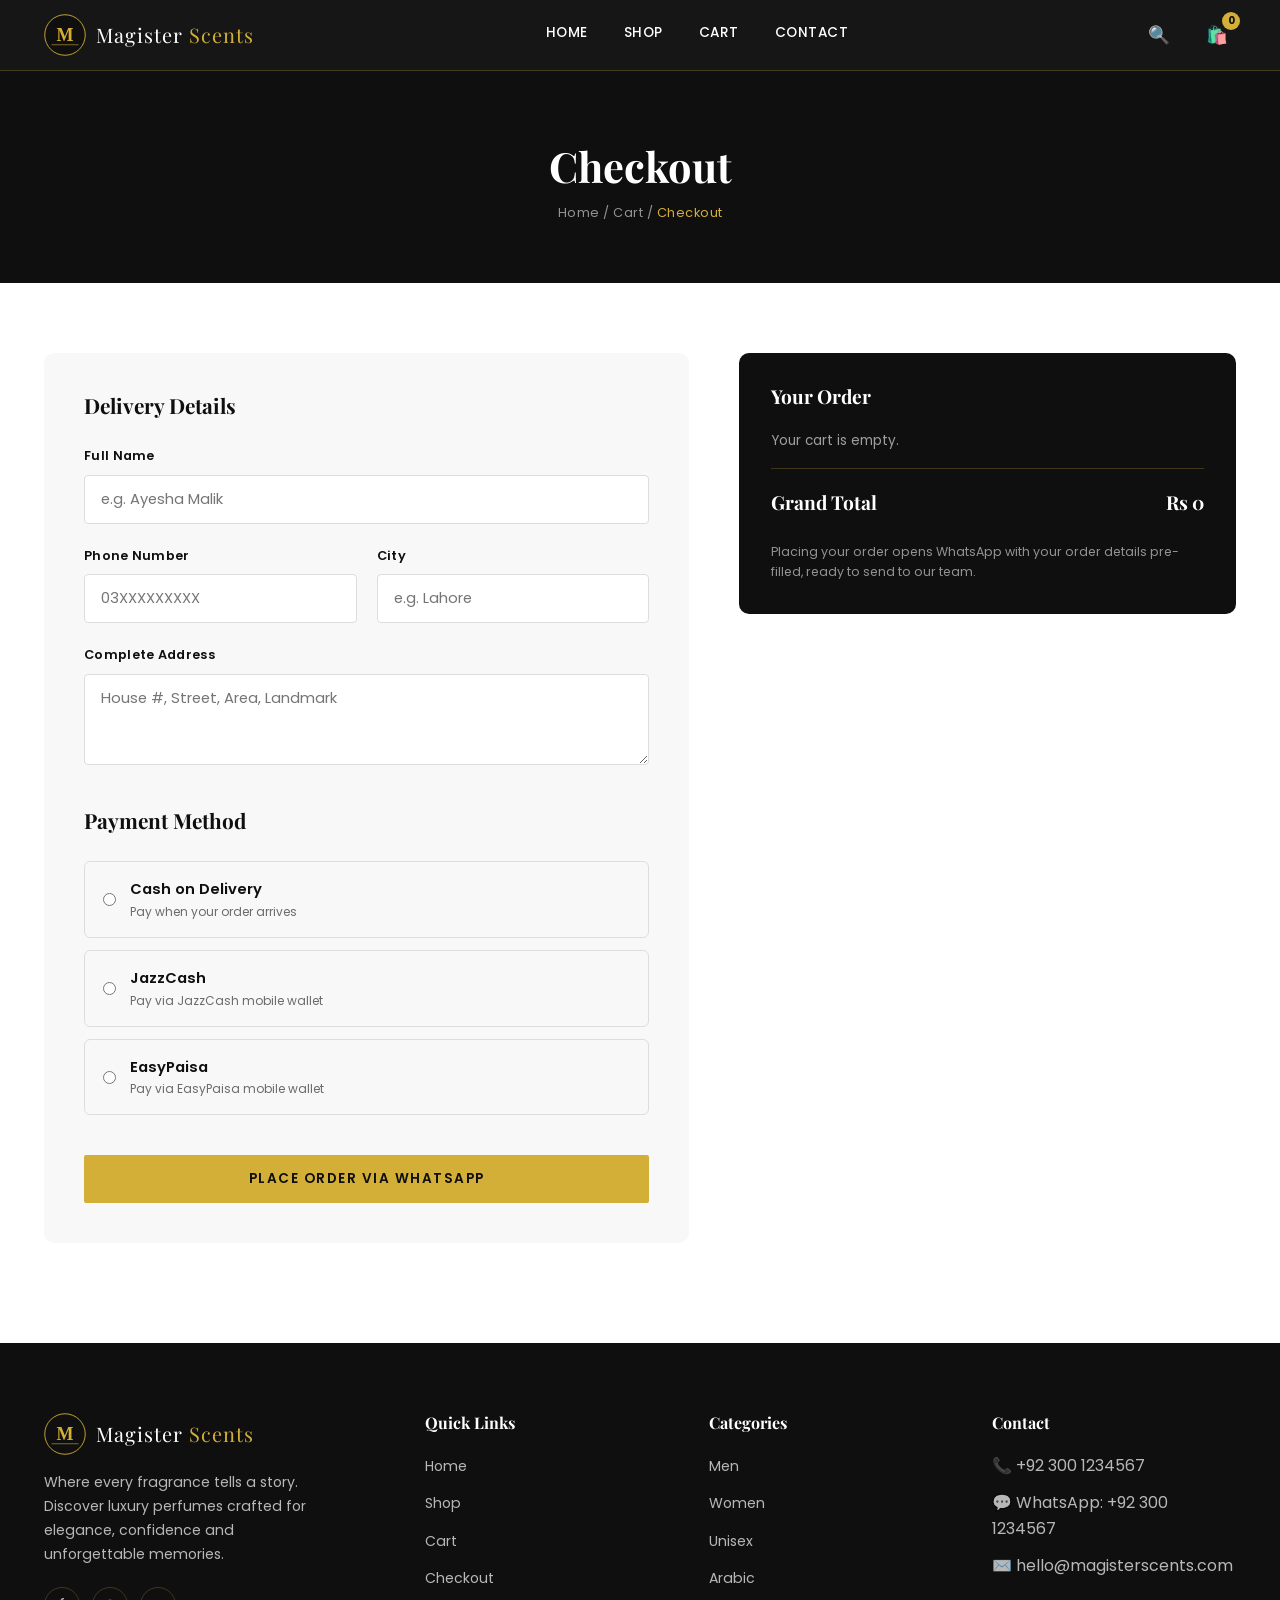
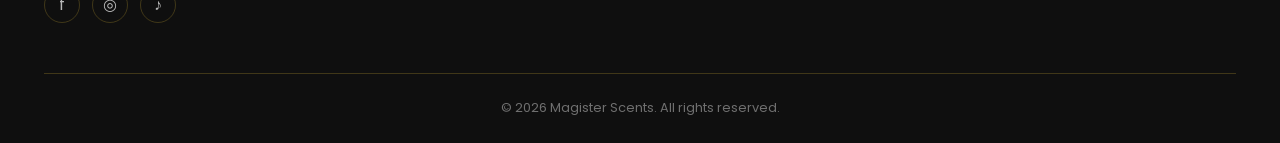
<file: checkout.html>
<!DOCTYPE html>
<html lang="en">
<head>
<meta charset="UTF-8">
<meta name="viewport" content="width=device-width, initial-scale=1.0">
<title>Checkout — Magister Scents</title>
<meta name="description" content="Complete your order — Magister Scents luxury perfumes, delivered to your door.">
<link rel="icon" href="images/logo/logo.svg" type="image/svg+xml">
<link rel="stylesheet" href="css/style.css">
<link rel="stylesheet" href="css/responsive.css">
</head>
<body>

<!-- ===================== NAVBAR ===================== -->
<header class="navbar">
  <div class="nav-inner container">
    <a href="index.html" class="nav-logo">
      <img src="images/logo/logo.svg" alt="Magister Scents logo">
      <span class="brand-name">Magister <span>Scents</span></span>
    </a>
    <nav class="nav-links">
      <a href="index.html">Home</a>
      <a href="shop.html">Shop</a>
      <a href="cart.html">Cart</a>
      <a href="index.html#footer">Contact</a>
    </nav>
    <div class="nav-actions">
      <button class="icon-btn search-trigger" aria-label="Search">🔍</button>
      <a href="cart.html" class="icon-btn" aria-label="Cart">🛍️<span class="cart-count">0</span></a>
      <button class="hamburger" aria-label="Open menu"><span></span><span></span><span></span></button>
    </div>
  </div>
</header>

<div class="overlay-backdrop"></div>
<div class="mobile-nav">
  <button class="mobile-nav-close" aria-label="Close menu">✕</button>
  <a href="index.html">Home</a>
  <a href="shop.html">Shop</a>
  <a href="cart.html">Cart</a>
  <a href="index.html#footer">Contact</a>
</div>

<div class="search-overlay">
  <div class="search-box">
    <input type="text" placeholder="Search for perfumes..." aria-label="Search perfumes">
    <div class="search-close">Close ✕</div>
  </div>
</div>

<!-- ===================== PAGE HEADER ===================== -->
<section class="page-header">
  <h1>Checkout</h1>
  <p class="breadcrumb"><a href="index.html" style="color:rgba(255,255,255,0.55)">Home</a> / <a href="cart.html" style="color:rgba(255,255,255,0.55)">Cart</a> / <span>Checkout</span></p>
</section>

<!-- ===================== CHECKOUT ===================== -->
<section class="checkout-section">
  <div class="container">
    <div class="checkout-layout">

      <form class="checkout-form-card" id="checkout-form" novalidate>
        <h3>Delivery Details</h3>

        <div class="form-group">
          <label for="full-name">Full Name</label>
          <input type="text" id="full-name" name="full-name" placeholder="e.g. Ayesha Malik" required>
          <span class="form-error">Please enter your full name.</span>
        </div>

        <div class="form-row">
          <div class="form-group">
            <label for="phone">Phone Number</label>
            <input type="tel" id="phone" name="phone" placeholder="03XXXXXXXXX" required>
            <span class="form-error">Please enter a valid phone number.</span>
          </div>
          <div class="form-group">
            <label for="city">City</label>
            <input type="text" id="city" name="city" placeholder="e.g. Lahore" required>
            <span class="form-error">Please enter your city.</span>
          </div>
        </div>

        <div class="form-group">
          <label for="address">Complete Address</label>
          <textarea id="address" name="address" rows="3" placeholder="House #, Street, Area, Landmark" required></textarea>
          <span class="form-error">Please enter your complete address.</span>
        </div>

        <h3 style="margin-top:36px;">Payment Method</h3>
        <div class="payment-options">
          <label class="payment-option">
            <input type="radio" name="payment" value="Cash on Delivery">
            <div><div class="po-name">Cash on Delivery</div><div class="po-sub">Pay when your order arrives</div></div>
          </label>
          <label class="payment-option">
            <input type="radio" name="payment" value="JazzCash">
            <div><div class="po-name">JazzCash</div><div class="po-sub">Pay via JazzCash mobile wallet</div></div>
          </label>
          <label class="payment-option">
            <input type="radio" name="payment" value="EasyPaisa">
            <div><div class="po-name">EasyPaisa</div><div class="po-sub">Pay via EasyPaisa mobile wallet</div></div>
          </label>
        </div>
        <span class="form-error" id="payment-error" style="display:none;">Please select a payment method.</span>

        <button type="submit" class="btn btn-gold btn-block mt-40">Place Order via WhatsApp</button>
      </form>

      <div class="order-summary-card">
        <h3>Your Order</h3>
        <div id="os-items"><!-- Injected by checkout.js --></div>
        <div class="os-total"><span>Grand Total</span><span id="os-total">Rs 0</span></div>
        <p style="font-size:0.78rem; color:rgba(255,255,255,0.55); line-height:1.6;">
          Placing your order opens WhatsApp with your order details pre-filled, ready to send to our team.
        </p>
      </div>

    </div>
  </div>
</section>

<!-- ===================== ORDER PLACED MODAL ===================== -->
<div class="modal-backdrop" id="order-modal">
  <div class="modal-box">
    <div class="modal-icon">✓</div>
    <h3>Order Sent!</h3>
    <p>Your order details have been opened in WhatsApp. Send the message to confirm your order with our team.</p>
    <button class="btn btn-gold btn-block" id="close-order-modal">Back to Home</button>
  </div>
</div>

<!-- ===================== FOOTER ===================== -->
<footer class="footer" id="footer">
  <div class="container">
    <div class="footer-grid">
      <div class="footer-brand">
        <a href="index.html" class="nav-logo">
          <img src="images/logo/logo.svg" alt="Magister Scents logo">
          <span class="brand-name" style="color:#fff">Magister <span>Scents</span></span>
        </a>
        <p>Where every fragrance tells a story. Discover luxury perfumes crafted for elegance, confidence and unforgettable memories.</p>
        <div class="social-icons">
          <a href="#" aria-label="Facebook">f</a>
          <a href="#" aria-label="Instagram">◎</a>
          <a href="#" aria-label="TikTok">♪</a>
        </div>
      </div>
      <div>
        <h4>Quick Links</h4>
        <ul>
          <li><a href="index.html">Home</a></li>
          <li><a href="shop.html">Shop</a></li>
          <li><a href="cart.html">Cart</a></li>
          <li><a href="checkout.html">Checkout</a></li>
        </ul>
      </div>
      <div>
        <h4>Categories</h4>
        <ul>
          <li><a href="shop.html?category=men">Men</a></li>
          <li><a href="shop.html?category=women">Women</a></li>
          <li><a href="shop.html?category=unisex">Unisex</a></li>
          <li><a href="shop.html?category=arabic">Arabic</a></li>
        </ul>
      </div>
      <div>
        <h4>Contact</h4>
        <ul>
          <li>📞 +92 300 1234567</li>
          <li>💬 WhatsApp: +92 300 1234567</li>
          <li>✉️ hello@magisterscents.com</li>
        </ul>
      </div>
    </div>
    <div class="footer-bottom">© 2026 Magister Scents. All rights reserved.</div>
  </div>
</footer>

<script src="js/products.js"></script>
<script src="js/cart.js"></script>
<script src="js/script.js"></script>
<script src="js/checkout.js"></script>
</body>
</html>
</file>
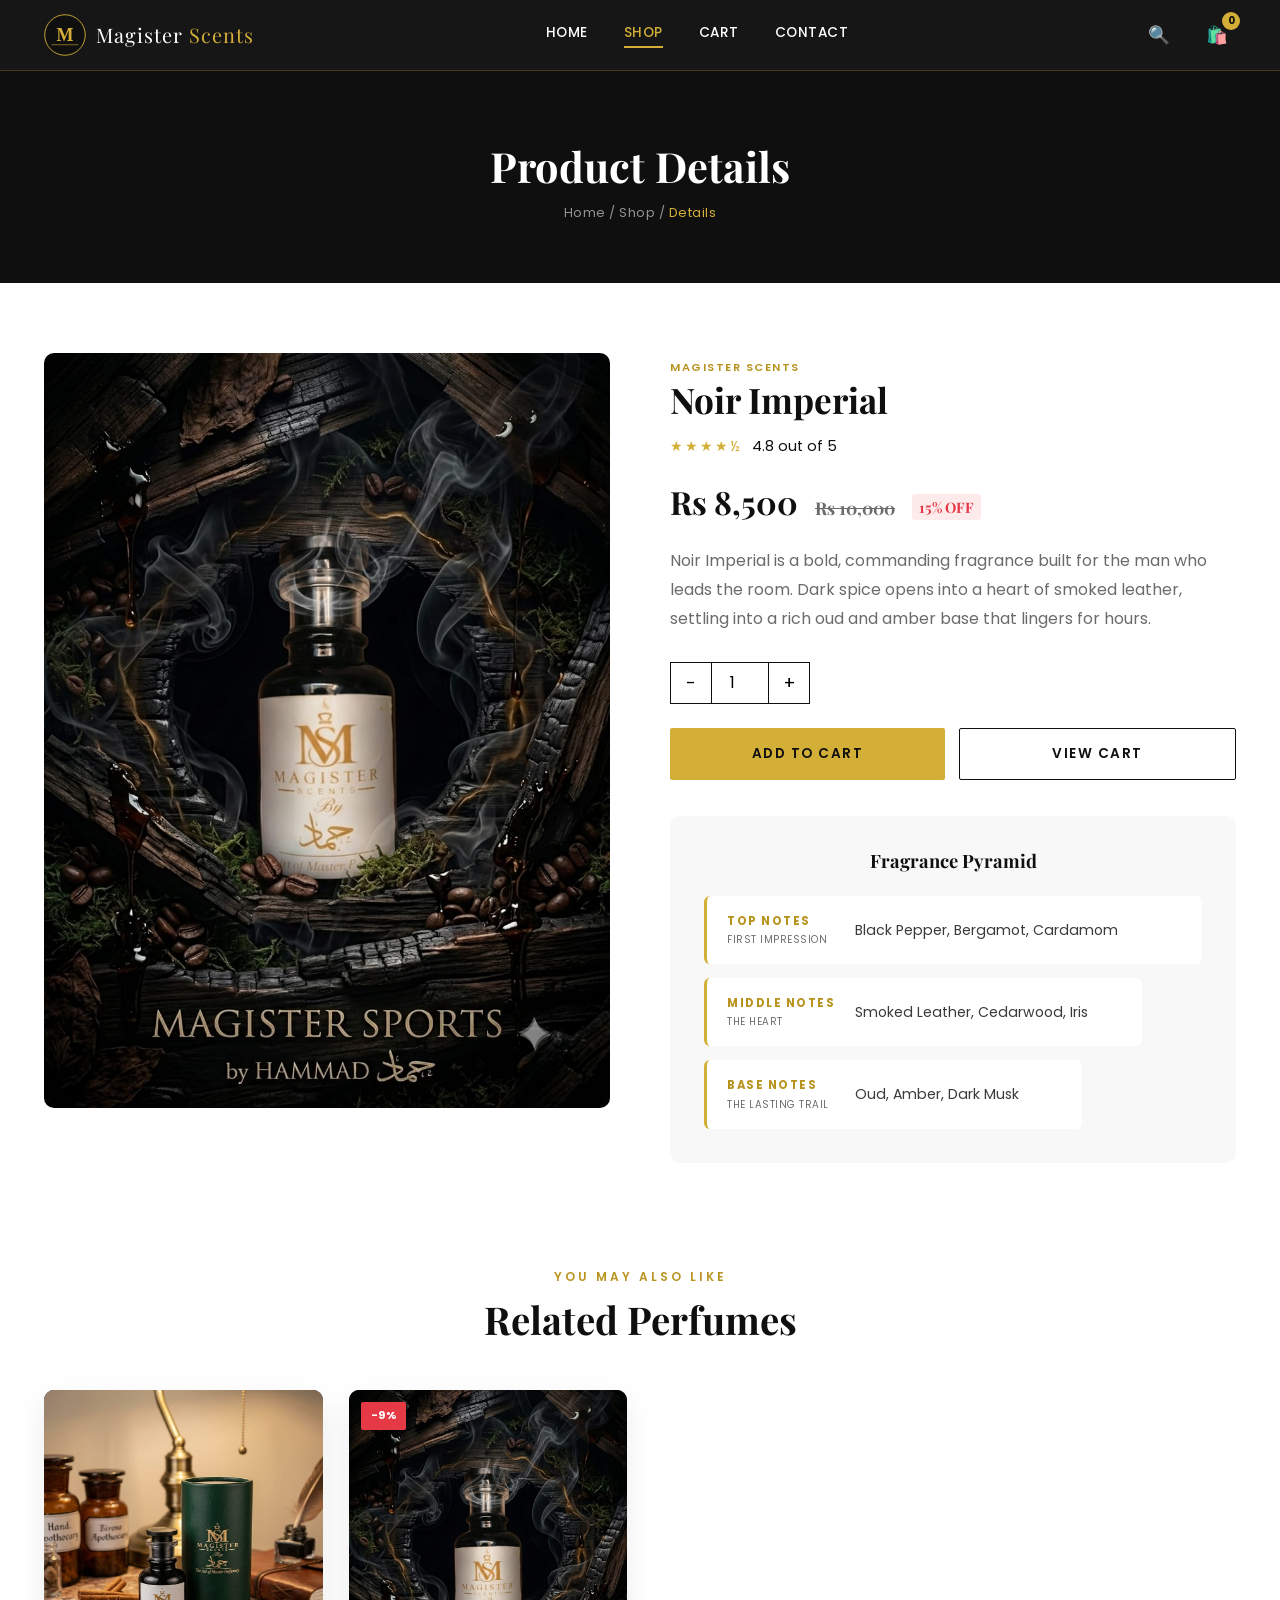
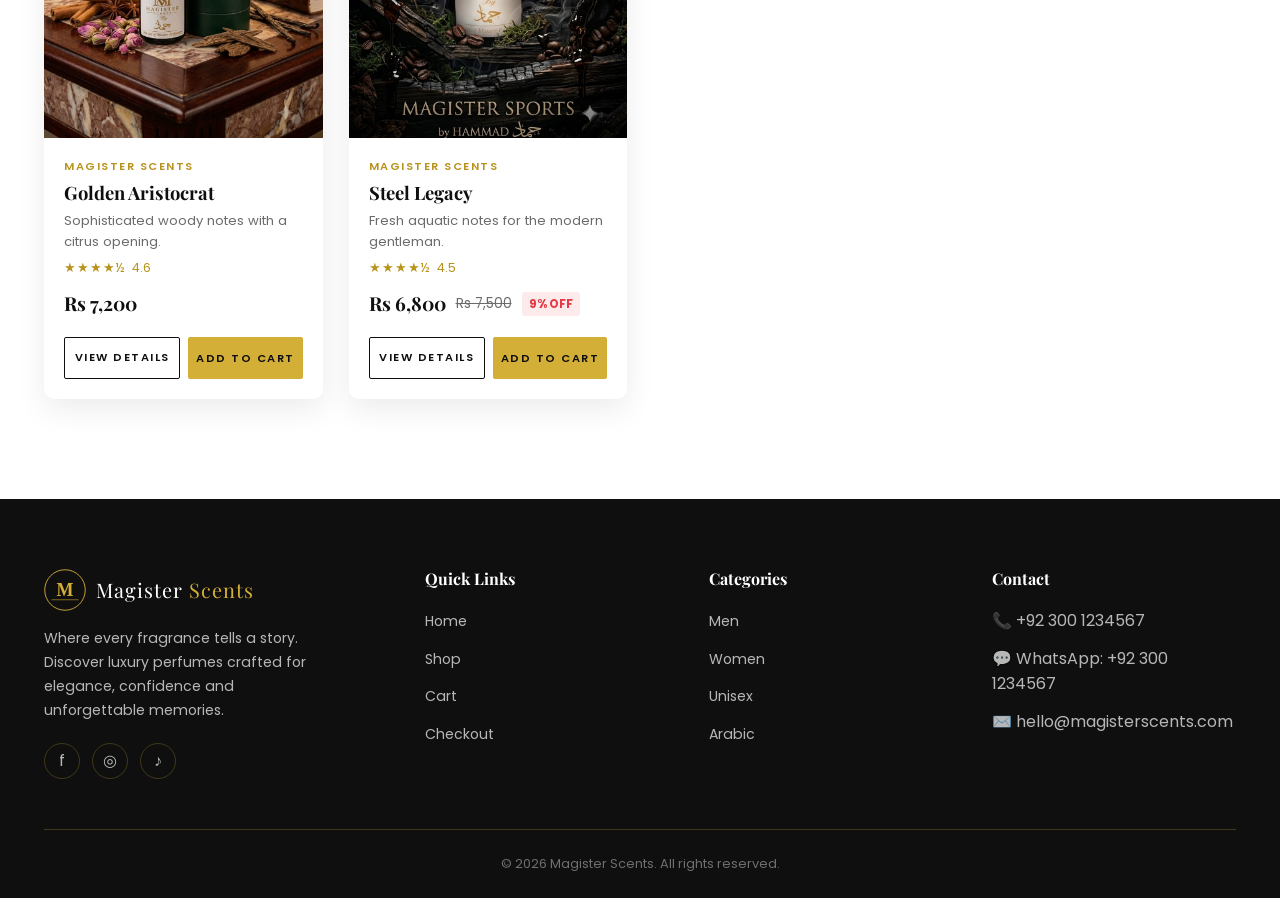
<file: product.html>
<!DOCTYPE html>
<html lang="en">
<head>
<meta charset="UTF-8">
<meta name="viewport" content="width=device-width, initial-scale=1.0">
<title>Product Details — Magister Scents</title>
<meta name="description" content="Explore fragrance notes, pricing and details for this Magister Scents perfume.">
<link rel="icon" href="images/logo/logo.svg" type="image/svg+xml">
<link rel="stylesheet" href="css/style.css">
<link rel="stylesheet" href="css/responsive.css">
</head>
<body>

<!-- ===================== NAVBAR ===================== -->
<header class="navbar">
  <div class="nav-inner container">
    <a href="index.html" class="nav-logo">
      <img src="images/logo/logo.svg" alt="Magister Scents logo">
      <span class="brand-name">Magister <span>Scents</span></span>
    </a>
    <nav class="nav-links">
      <a href="index.html">Home</a>
      <a href="shop.html" class="active">Shop</a>
      <a href="cart.html">Cart</a>
      <a href="index.html#footer">Contact</a>
    </nav>
    <div class="nav-actions">
      <button class="icon-btn search-trigger" aria-label="Search">🔍</button>
      <a href="cart.html" class="icon-btn" aria-label="Cart">🛍️<span class="cart-count">0</span></a>
      <button class="hamburger" aria-label="Open menu"><span></span><span></span><span></span></button>
    </div>
  </div>
</header>

<div class="overlay-backdrop"></div>
<div class="mobile-nav">
  <button class="mobile-nav-close" aria-label="Close menu">✕</button>
  <a href="index.html">Home</a>
  <a href="shop.html">Shop</a>
  <a href="cart.html">Cart</a>
  <a href="index.html#footer">Contact</a>
</div>

<div class="search-overlay">
  <div class="search-box">
    <input type="text" placeholder="Search for perfumes..." aria-label="Search perfumes">
    <div class="search-close">Close ✕</div>
  </div>
</div>

<!-- ===================== PAGE HEADER ===================== -->
<section class="page-header">
  <h1>Product Details</h1>
  <p class="breadcrumb"><a href="index.html" style="color:rgba(255,255,255,0.55)">Home</a> / <a href="shop.html" style="color:rgba(255,255,255,0.55)">Shop</a> / <span>Details</span></p>
</section>

<!-- ===================== PRODUCT DETAIL ===================== -->
<section class="product-detail">
  <div class="container">
    <div class="pd-grid" id="pd-wrapper">
      <!-- Injected by script.js -->
    </div>

    <div class="related-products">
      <div class="section-heading">
        <span class="eyebrow">You May Also Like</span>
        <h2>Related Perfumes</h2>
      </div>
      <div class="product-grid" id="related-grid">
        <!-- Injected by script.js -->
      </div>
    </div>
  </div>
</section>

<!-- ===================== FOOTER ===================== -->
<footer class="footer" id="footer">
  <div class="container">
    <div class="footer-grid">
      <div class="footer-brand">
        <a href="index.html" class="nav-logo">
          <img src="images/logo/logo.svg" alt="Magister Scents logo">
          <span class="brand-name" style="color:#fff">Magister <span>Scents</span></span>
        </a>
        <p>Where every fragrance tells a story. Discover luxury perfumes crafted for elegance, confidence and unforgettable memories.</p>
        <div class="social-icons">
          <a href="#" aria-label="Facebook">f</a>
          <a href="#" aria-label="Instagram">◎</a>
          <a href="#" aria-label="TikTok">♪</a>
        </div>
      </div>
      <div>
        <h4>Quick Links</h4>
        <ul>
          <li><a href="index.html">Home</a></li>
          <li><a href="shop.html">Shop</a></li>
          <li><a href="cart.html">Cart</a></li>
          <li><a href="checkout.html">Checkout</a></li>
        </ul>
      </div>
      <div>
        <h4>Categories</h4>
        <ul>
          <li><a href="shop.html?category=men">Men</a></li>
          <li><a href="shop.html?category=women">Women</a></li>
          <li><a href="shop.html?category=unisex">Unisex</a></li>
          <li><a href="shop.html?category=arabic">Arabic</a></li>
        </ul>
      </div>
      <div>
        <h4>Contact</h4>
        <ul>
          <li>📞 +92 300 1234567</li>
          <li>💬 WhatsApp: +92 300 1234567</li>
          <li>✉️ hello@magisterscents.com</li>
        </ul>
      </div>
    </div>
    <div class="footer-bottom">© 2026 Magister Scents. All rights reserved.</div>
  </div>
</footer>

<script src="js/products.js"></script>
<script src="js/cart.js"></script>
<script src="js/script.js"></script>
</body>
</html>
</file>
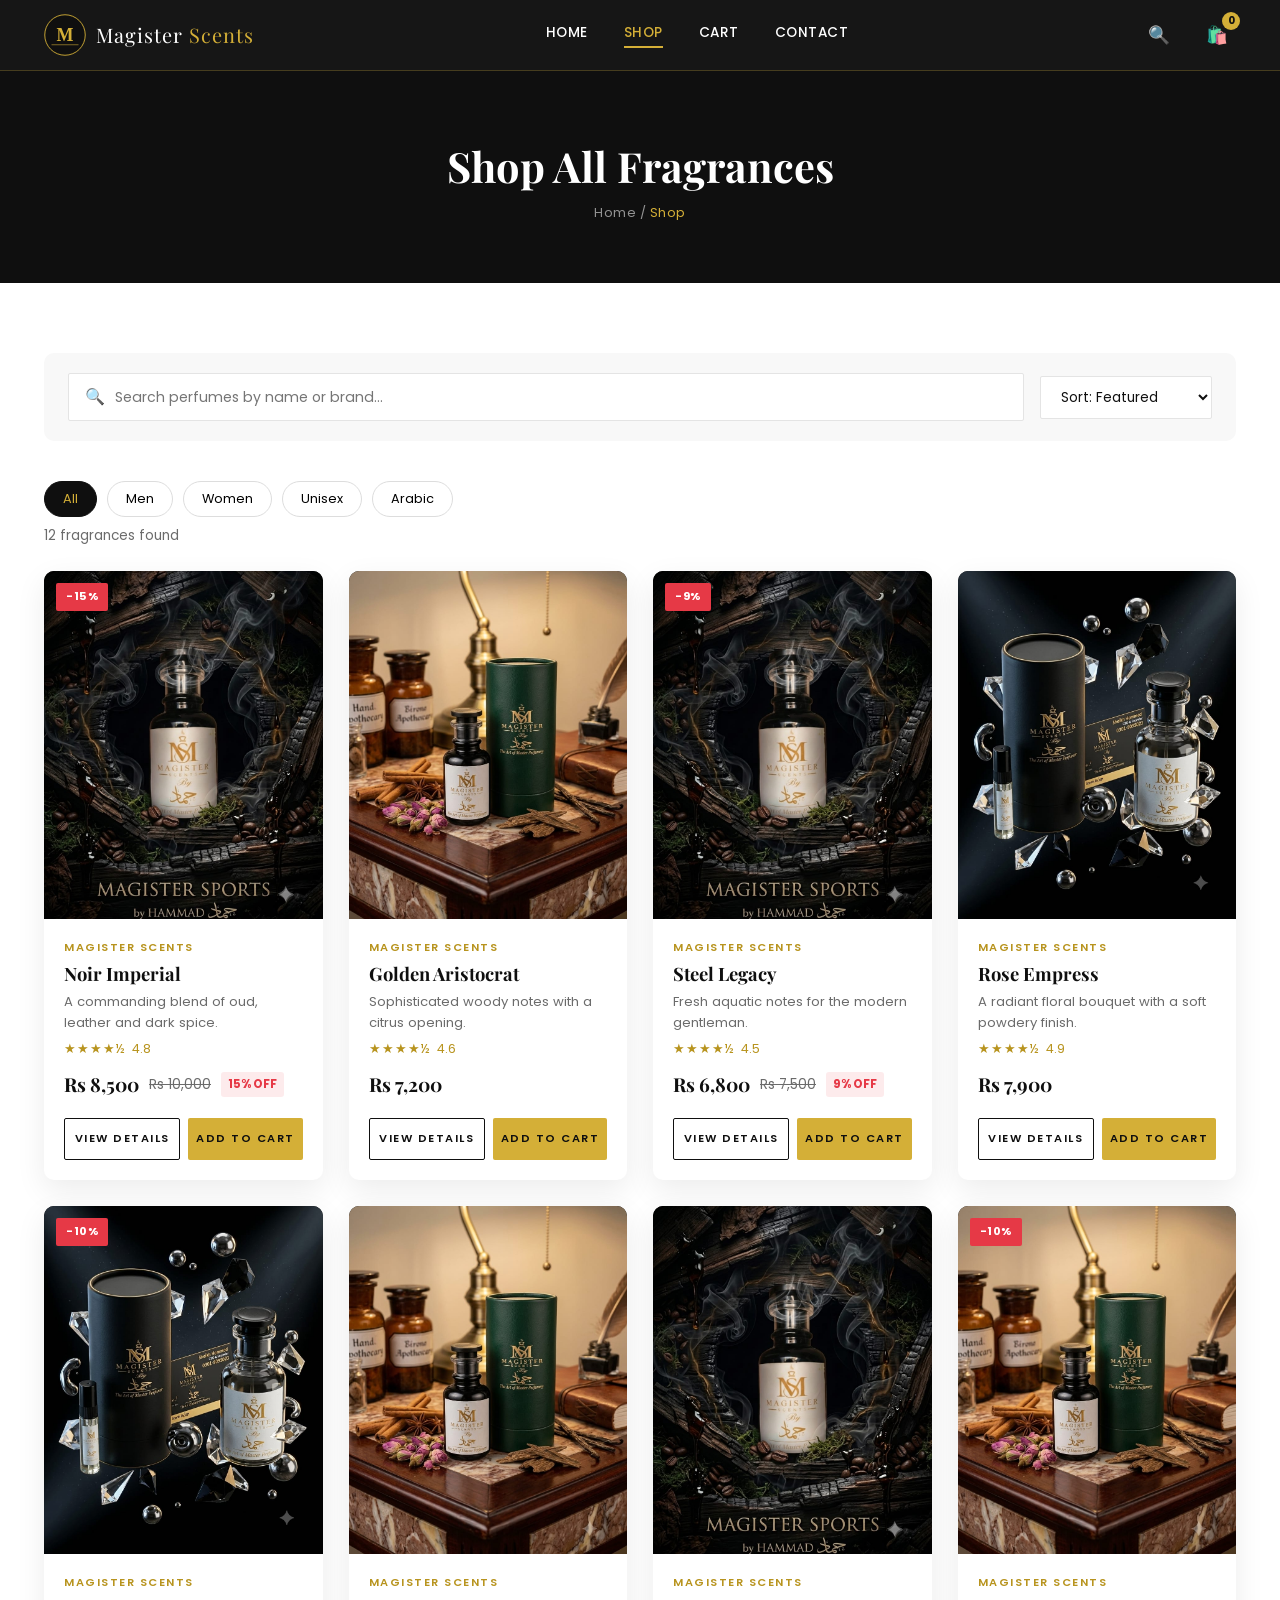
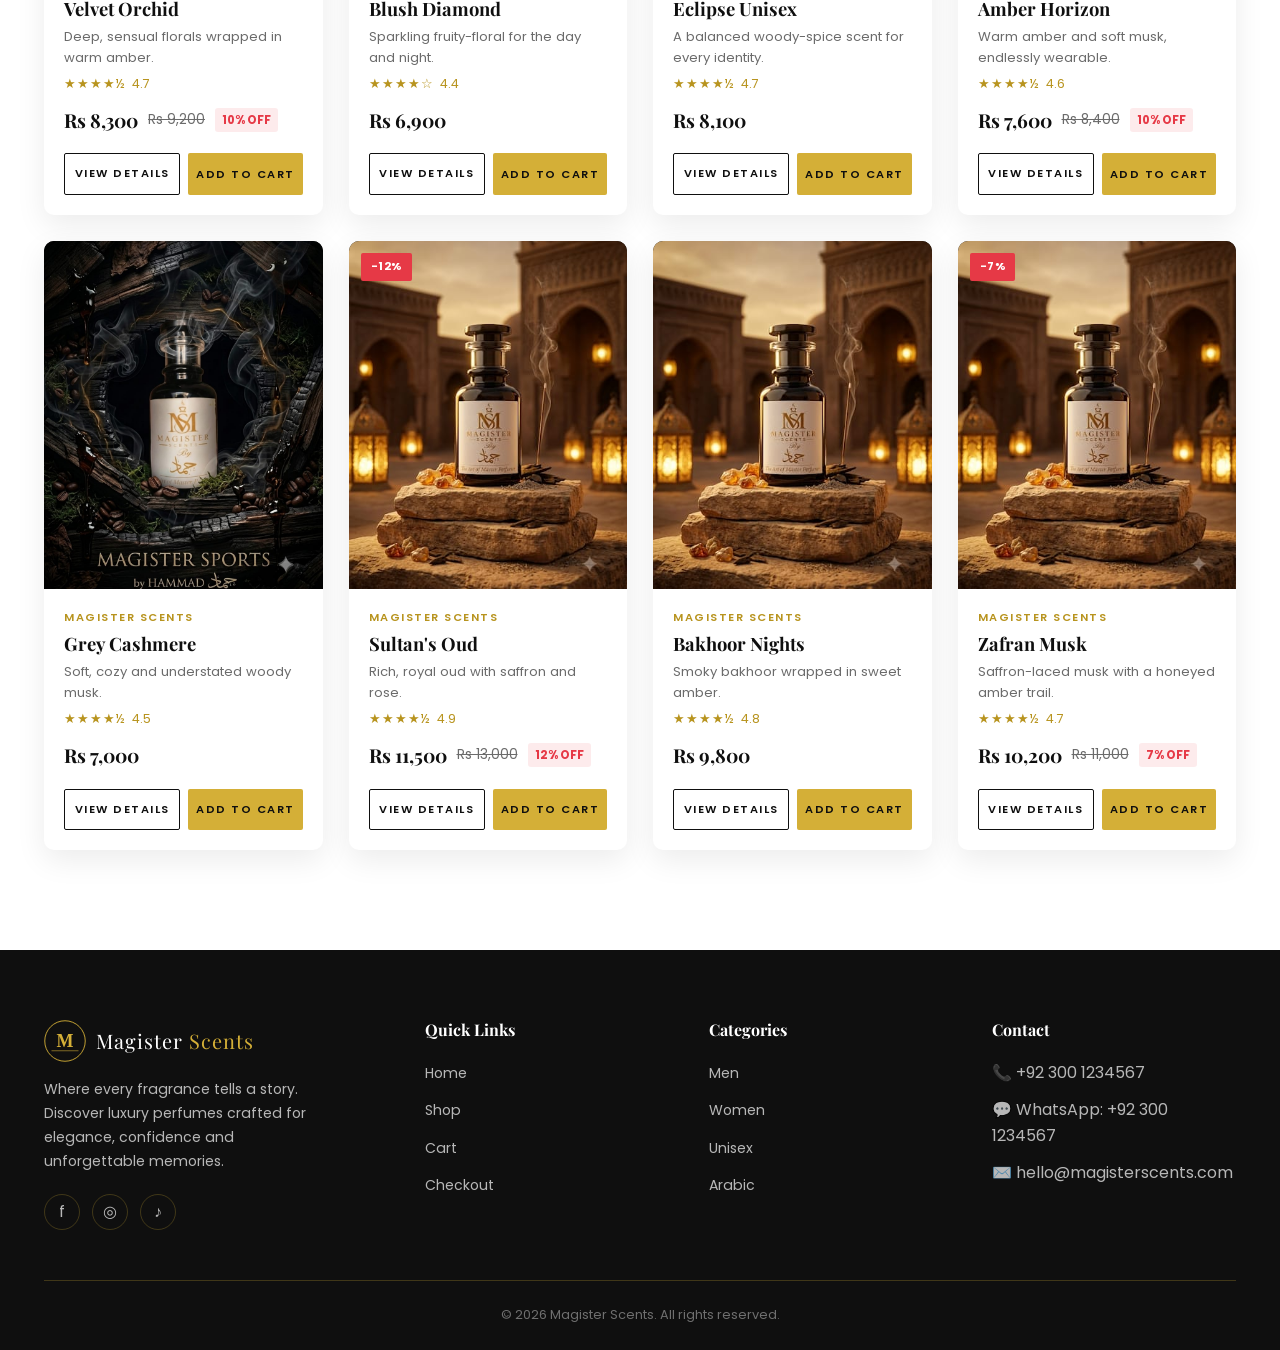
<file: shop.html>
<!DOCTYPE html>
<html lang="en">
<head>
<meta charset="UTF-8">
<meta name="viewport" content="width=device-width, initial-scale=1.0">
<title>Shop All Perfumes — Magister Scents</title>
<meta name="description" content="Browse the full Magister Scents collection — men's, women's, unisex and Arabic fragrances.">
<link rel="icon" href="images/logo/logo.svg" type="image/svg+xml">
<link rel="stylesheet" href="css/style.css">
<link rel="stylesheet" href="css/responsive.css">
</head>
<body>

<!-- ===================== NAVBAR ===================== -->
<header class="navbar">
  <div class="nav-inner container">
    <a href="index.html" class="nav-logo">
      <img src="images/logo/logo.svg" alt="Magister Scents logo">
      <span class="brand-name">Magister <span>Scents</span></span>
    </a>
    <nav class="nav-links">
      <a href="index.html">Home</a>
      <a href="shop.html" class="active">Shop</a>
      <a href="cart.html">Cart</a>
      <a href="index.html#footer">Contact</a>
    </nav>
    <div class="nav-actions">
      <button class="icon-btn search-trigger" aria-label="Search">🔍</button>
      <a href="cart.html" class="icon-btn" aria-label="Cart">🛍️<span class="cart-count">0</span></a>
      <button class="hamburger" aria-label="Open menu"><span></span><span></span><span></span></button>
    </div>
  </div>
</header>

<div class="overlay-backdrop"></div>
<div class="mobile-nav">
  <button class="mobile-nav-close" aria-label="Close menu">✕</button>
  <a href="index.html">Home</a>
  <a href="shop.html">Shop</a>
  <a href="cart.html">Cart</a>
  <a href="index.html#footer">Contact</a>
</div>

<div class="search-overlay">
  <div class="search-box">
    <input type="text" placeholder="Search for perfumes..." aria-label="Search perfumes">
    <div class="search-close">Close ✕</div>
  </div>
</div>

<!-- ===================== PAGE HEADER ===================== -->
<section class="page-header">
  <h1>Shop All Fragrances</h1>
  <p class="breadcrumb"><a href="index.html" style="color:rgba(255,255,255,0.55)">Home</a> / <span>Shop</span></p>
</section>

<!-- ===================== SHOP ===================== -->
<section class="shop-section">
  <div class="container">
    <div class="shop-toolbar">
      <div class="toolbar-search">
        <span>🔍</span>
        <input type="text" id="shop-search" placeholder="Search perfumes by name or brand...">
      </div>
      <select id="shop-sort" class="toolbar-select">
        <option value="default">Sort: Featured</option>
        <option value="low-high">Price: Low to High</option>
        <option value="high-low">Price: High to Low</option>
      </select>
    </div>

    <div class="filter-chips" style="margin-bottom:8px;">
      <button class="chip active" data-category="all">All</button>
      <button class="chip" data-category="men">Men</button>
      <button class="chip" data-category="women">Women</button>
      <button class="chip" data-category="unisex">Unisex</button>
      <button class="chip" data-category="arabic">Arabic</button>
    </div>

    <p class="results-count" id="results-count">12 fragrances found</p>

    <div class="product-grid" id="shop-grid">
      <!-- Injected by script.js -->
    </div>
  </div>
</section>

<!-- ===================== FOOTER ===================== -->
<footer class="footer" id="footer">
  <div class="container">
    <div class="footer-grid">
      <div class="footer-brand">
        <a href="index.html" class="nav-logo">
          <img src="images/logo/logo.svg" alt="Magister Scents logo">
          <span class="brand-name" style="color:#fff">Magister <span>Scents</span></span>
        </a>
        <p>Where every fragrance tells a story. Discover luxury perfumes crafted for elegance, confidence and unforgettable memories.</p>
        <div class="social-icons">
          <a href="#" aria-label="Facebook">f</a>
          <a href="#" aria-label="Instagram">◎</a>
          <a href="#" aria-label="TikTok">♪</a>
        </div>
      </div>
      <div>
        <h4>Quick Links</h4>
        <ul>
          <li><a href="index.html">Home</a></li>
          <li><a href="shop.html">Shop</a></li>
          <li><a href="cart.html">Cart</a></li>
          <li><a href="checkout.html">Checkout</a></li>
        </ul>
      </div>
      <div>
        <h4>Categories</h4>
        <ul>
          <li><a href="shop.html?category=men">Men</a></li>
          <li><a href="shop.html?category=women">Women</a></li>
          <li><a href="shop.html?category=unisex">Unisex</a></li>
          <li><a href="shop.html?category=arabic">Arabic</a></li>
        </ul>
      </div>
      <div>
        <h4>Contact</h4>
        <ul>
          <li>📞 +92 300 1234567</li>
          <li>💬 WhatsApp: +92 300 1234567</li>
          <li>✉️ hello@magisterscents.com</li>
        </ul>
      </div>
    </div>
    <div class="footer-bottom">© 2026 Magister Scents. All rights reserved.</div>
  </div>
</footer>

<script src="js/products.js"></script>
<script src="js/cart.js"></script>
<script src="js/script.js"></script>
</body>
</html>
</file>
<file: css/style.css>
/* ==========================================================================
   MAGISTER SCENTS — Main Stylesheet
   Palette : Black #0F0F0F · Gold #D4AF37 · White #FFFFFF · Light #F8F8F8
   Type    : Playfair Display (display) / Poppins (body + UI)
   ========================================================================== */

@import url('https://fonts.googleapis.com/css2?family=Playfair+Display:wght@500;600;700;800&family=Poppins:wght@300;400;500;600;700&display=swap');

:root{
  --black:#0F0F0F;
  --black-soft:#1a1a1a;
  --gold:#D4AF37;
  --gold-dark:#B8941F;
  --gold-soft: rgba(212,175,55,0.15);
  --white:#FFFFFF;
  --bg-light:#F8F8F8;
  --champagne:#F5EFE0;
  --grey:#6b6b6b;
  --line: rgba(212,175,55,0.25);

  --font-heading:'Playfair Display', Georgia, serif;
  --font-body:'Poppins', sans-serif;

  --radius:10px;
  --shadow-soft: 0 10px 30px rgba(15,15,15,0.08);
  --shadow-strong: 0 20px 45px rgba(15,15,15,0.18);
  --transition: 0.35s cubic-bezier(.2,.7,.2,1);
}

/* ---------- Reset ---------- */
*,*::before,*::after{ box-sizing:border-box; margin:0; padding:0; }
html{ scroll-behavior:smooth; }
body{
  font-family:var(--font-body);
  color:var(--black);
  background:var(--white);
  line-height:1.6;
  -webkit-font-smoothing:antialiased;
  overflow-x:hidden;
}
img{ max-width:100%; display:block; }
a{ text-decoration:none; color:inherit; }
ul{ list-style:none; }
button{ font-family:inherit; cursor:pointer; border:none; background:none; }
input, select, textarea{ font-family:inherit; }
:focus-visible{ outline:2px solid var(--gold); outline-offset:3px; }
.container{ max-width:1240px; margin:0 auto; padding:0 24px; }

h1,h2,h3,h4{ font-family:var(--font-heading); font-weight:700; line-height:1.2; }

.eyebrow{
  font-family:var(--font-body);
  font-size:0.75rem;
  letter-spacing:3px;
  text-transform:uppercase;
  color:var(--gold-dark);
  font-weight:600;
  display:inline-block;
  margin-bottom:10px;
}
.section-heading{
  text-align:center;
  max-width:640px;
  margin:0 auto 48px;
}
.section-heading h2{ font-size:2.4rem; color:var(--black); margin-bottom:12px; }
.section-heading p{ color:var(--grey); font-size:0.98rem; }
.gold-divider{
  width:70px; height:2px; background:var(--gold);
  margin:14px auto 0; position:relative;
}
.gold-divider::after{
  content:''; position:absolute; left:50%; top:50%;
  width:6px; height:6px; background:var(--gold);
  transform:translate(-50%,-50%) rotate(45deg);
}

/* ---------- Buttons ---------- */
.btn{
  display:inline-flex; align-items:center; justify-content:center;
  gap:8px;
  padding:14px 32px;
  font-size:0.85rem;
  letter-spacing:1.5px;
  text-transform:uppercase;
  font-weight:600;
  border-radius:2px;
  transition:var(--transition);
  cursor:pointer;
  white-space:nowrap;
}
.btn-gold{ background:var(--gold); color:var(--black); }
.btn-gold:hover{ background:var(--gold-dark); transform:translateY(-2px); box-shadow:var(--shadow-soft); }
.btn-outline{ background:transparent; color:var(--white); border:1.5px solid var(--gold); }
.btn-outline:hover{ background:var(--gold); color:var(--black); transform:translateY(-2px); }
.btn-outline-dark{ background:transparent; color:var(--black); border:1.5px solid var(--black); }
.btn-outline-dark:hover{ background:var(--black); color:var(--white); }
.btn-block{ width:100%; }
.btn-small{ padding:9px 18px; font-size:0.72rem; }

/* ---------- Navbar ---------- */
.navbar{
  position:sticky; top:0; z-index:1000;
  background:rgba(15,15,15,0.97);
  backdrop-filter:blur(6px);
  border-bottom:1px solid var(--line);
}
.nav-inner{
  display:flex; align-items:center; justify-content:space-between;
  padding:14px 24px;
}
.nav-logo{ display:flex; align-items:center; gap:10px; color:var(--white); }
.nav-logo img{ width:42px; height:42px; }
.nav-logo .brand-name{ font-family:var(--font-heading); font-size:1.25rem; letter-spacing:1px; }
.nav-logo .brand-name span{ color:var(--gold); }

.nav-links{ display:flex; align-items:center; gap:36px; }
.nav-links a{
  color:var(--white); font-size:0.85rem; letter-spacing:0.5px;
  text-transform:uppercase; font-weight:500;
  position:relative; padding-bottom:4px;
}
.nav-links a::after{
  content:''; position:absolute; left:0; bottom:0;
  width:0; height:1.5px; background:var(--gold);
  transition:width var(--transition);
}
.nav-links a:hover::after, .nav-links a.active::after{ width:100%; }
.nav-links a.active{ color:var(--gold); }

.nav-actions{ display:flex; align-items:center; gap:20px; }
.icon-btn{
  position:relative; color:var(--white); font-size:1.1rem;
  width:38px; height:38px; display:flex; align-items:center; justify-content:center;
  border-radius:50%; transition:var(--transition);
}
.icon-btn:hover{ background:var(--gold-soft); color:var(--gold); }
.cart-count{
  position:absolute; top:-4px; right:-4px;
  background:var(--gold); color:var(--black);
  font-size:0.65rem; font-weight:700;
  width:18px; height:18px; border-radius:50%;
  display:flex; align-items:center; justify-content:center;
}
.hamburger{ display:none; flex-direction:column; gap:5px; width:26px; }
.hamburger span{ display:block; height:2px; background:var(--white); border-radius:2px; transition:var(--transition); }

/* search overlay */
.search-overlay{
  position:fixed; inset:0; background:rgba(15,15,15,0.97);
  z-index:1200; display:flex; align-items:flex-start; justify-content:center;
  padding-top:14vh;
  opacity:0; visibility:hidden; transition:var(--transition);
}
.search-overlay.active{ opacity:1; visibility:visible; }
.search-box{ width:100%; max-width:600px; padding:0 24px; text-align:center; }
.search-box input{
  width:100%; background:transparent; border:none; border-bottom:1.5px solid var(--gold);
  color:var(--white); font-family:var(--font-heading); font-size:1.6rem; padding:12px 0; text-align:center;
}
.search-box input::placeholder{ color:rgba(255,255,255,0.4); }
.search-close{ color:var(--gold); margin-top:24px; font-size:0.85rem; letter-spacing:2px; text-transform:uppercase; }

/* mobile nav panel */
.mobile-nav{
  position:fixed; top:0; right:-100%; width:78%; max-width:320px; height:100vh;
  background:var(--black); z-index:1300; padding:90px 30px 30px;
  transition:right var(--transition);
  border-left:1px solid var(--line);
}
.mobile-nav.active{ right:0; }
.mobile-nav a{
  display:block; color:var(--white); padding:16px 0; border-bottom:1px solid rgba(255,255,255,0.08);
  text-transform:uppercase; font-size:0.9rem; letter-spacing:1px;
}
.mobile-nav-close{ position:absolute; top:26px; right:26px; color:var(--gold); font-size:1.4rem; }
.overlay-backdrop{
  position:fixed; inset:0; background:rgba(0,0,0,0.6); z-index:1250;
  opacity:0; visibility:hidden; transition:var(--transition);
}
.overlay-backdrop.active{ opacity:1; visibility:visible; }

/* ---------- Hero ---------- */
.hero{
  position:relative;
  min-height:88vh;
  display:flex; align-items:center;
  background:url('../images/hero/hero-bg.svg') center/cover no-repeat, var(--black);
  color:var(--white);
  overflow:hidden;
}
.hero-content{ max-width:620px; position:relative; z-index:2; padding:0 24px; }
.hero-content .eyebrow{ color:var(--gold); }
.hero-content h1{
  font-size:3.4rem; color:var(--white); margin-bottom:20px;
  animation:fadeUp 1s ease both;
}
.hero-content h1 em{ color:var(--gold); font-style:normal; }
.hero-content p{
  font-size:1.05rem; color:rgba(255,255,255,0.75); max-width:480px; margin-bottom:34px;
  animation:fadeUp 1s ease 0.15s both;
}
.hero-btns{ display:flex; gap:18px; flex-wrap:wrap; animation:fadeUp 1s ease 0.3s both; }

@keyframes fadeUp{ from{opacity:0; transform:translateY(24px);} to{opacity:1; transform:translateY(0);} }

/* ---------- Hero Slideshow ---------- */
.hero-slider{ padding:0; }
.hero-slide{
  position:absolute; inset:0;
  display:flex; align-items:center;
  background-size:cover; background-position:center;
  opacity:0; visibility:hidden;
  transition:opacity 1s ease;
  z-index:1;
}
.hero-slide::before{
  content:""; position:absolute; inset:0;
  background:rgba(0,0,0,0.45); z-index:1;
}
.hero-slide .hero-content{ position:relative; z-index:2; }
.hero-slide.active{ opacity:1; visibility:visible; z-index:2; }

.hero-dots{
  position:absolute; bottom:26px; left:50%; transform:translateX(-50%);
  display:flex; gap:10px; z-index:5;
}
.hero-dot{
  width:11px; height:11px; border-radius:50%;
  background:rgba(255,255,255,0.4); cursor:pointer;
  transition:background 0.3s ease, transform 0.3s ease;
}
.hero-dot.active{ background:var(--gold); transform:scale(1.2); }

.hero-arrow{
  position:absolute; top:50%; transform:translateY(-50%);
  background:rgba(255,255,255,0.15); color:#fff; border:none;
  width:44px; height:44px; border-radius:50%; font-size:1.1rem;
  cursor:pointer; z-index:5; transition:background 0.3s ease;
}
.hero-arrow:hover{ background:rgba(255,255,255,0.35); }
.hero-prev{ left:20px; }
.hero-next{ right:20px; }
@media (max-width:768px){ .hero-arrow{ display:none; } }

/* ---------- Categories ---------- */
.categories{ padding:100px 0; background:var(--white); }
.category-grid{
  display:grid; grid-template-columns:repeat(4,1fr); gap:22px;
}
.category-card{
  position:relative; border-radius:var(--radius); overflow:hidden;
  aspect-ratio:5/6; cursor:pointer;
  box-shadow:var(--shadow-soft);
}
.category-card img{
  width:100%; height:100%; object-fit:cover;
  transition:transform 0.6s ease;
}
.category-card:hover img{ transform:scale(1.08); }
.category-overlay{
  position:absolute; inset:0;
  background:linear-gradient(0deg, rgba(15,15,15,0.85) 0%, rgba(15,15,15,0.1) 55%);
  display:flex; align-items:flex-end; padding:24px;
}
.category-overlay h3{ color:var(--white); font-size:1.4rem; }
.category-overlay span{
  color:var(--gold); font-size:0.75rem; letter-spacing:1.5px; text-transform:uppercase;
  display:flex; align-items:center; gap:6px; margin-top:6px;
  opacity:0; transform:translateY(6px); transition:var(--transition);
}
.category-card:hover .category-overlay span{ opacity:1; transform:translateY(0); }

/* ---------- Product cards / Featured ---------- */
.featured{ padding:100px 0; background:var(--bg-light); }
.product-grid{
  display:grid; grid-template-columns:repeat(4,1fr); gap:26px;
}
.product-card{
  background:var(--white); border-radius:var(--radius); overflow:hidden;
  box-shadow:var(--shadow-soft); transition:var(--transition);
  display:flex; flex-direction:column;
}
.product-card:hover{ transform:translateY(-8px); box-shadow:var(--shadow-strong); }
.product-thumb{ position:relative; aspect-ratio:4/5; overflow:hidden; background:var(--black); }
.product-thumb img{ width:100%; height:100%; object-fit:cover; transition:transform 0.5s ease; }
.product-card:hover .product-thumb img{ transform:scale(1.06); }
.product-badge{
  position:absolute; top:12px; left:12px; background:#e63946; color:var(--white);
  font-size:0.7rem; font-weight:700; letter-spacing:0.5px; text-transform:uppercase;
  padding:5px 10px; border-radius:2px; z-index:2;
}
.product-quick-add{
  position:absolute; bottom:0; left:0; right:0;
  background:rgba(15,15,15,0.92); color:var(--white);
  text-align:center; padding:10px; font-size:0.75rem; letter-spacing:1px; text-transform:uppercase;
  transform:translateY(100%); transition:var(--transition);
}
.product-card:hover .product-quick-add{ transform:translateY(0); }

.product-info{ padding:20px; display:flex; flex-direction:column; gap:6px; flex:1; }
.product-brand{ font-size:0.7rem; letter-spacing:1.5px; text-transform:uppercase; color:var(--gold-dark); font-weight:600; }
.product-name{ font-family:var(--font-heading); font-size:1.15rem; }
.product-desc{ font-size:0.82rem; color:var(--grey); flex:1; }
.product-rating{ display:flex; align-items:center; gap:6px; font-size:0.8rem; color:var(--gold-dark); }
.product-rating .stars{ letter-spacing:1px; }
.product-price-row{ display:flex; align-items:center; gap:10px; margin-top:4px; }
.price{ font-family:var(--font-heading); font-size:1.2rem; font-weight:700; color:var(--black); }
.price-old{ font-size:0.85rem; color:var(--grey); text-decoration:line-through; }
.price-discount{
  font-size:0.72rem; font-weight:700; color:#e63946;
  background:rgba(230,57,70,0.1); padding:3px 7px; border-radius:3px;
}
.product-actions{ display:flex; gap:8px; margin-top:12px; }
.product-actions .btn{ flex:1; padding:11px 8px; font-size:0.7rem; }

.view-more-wrap{ text-align:center; margin-top:48px; }

/* ---------- Why choose us ---------- */
.why-us{ padding:100px 0; background:var(--black); color:var(--white); }
.why-us .section-heading h2{ color:var(--white); }
.why-us .section-heading p{ color:rgba(255,255,255,0.6); }
.why-grid{ display:grid; grid-template-columns:repeat(4,1fr); gap:26px; }
.why-card{
  text-align:center; padding:38px 22px; border:1px solid var(--line); border-radius:var(--radius);
  transition:var(--transition);
}
.why-card:hover{ background:var(--gold-soft); transform:translateY(-6px); border-color:var(--gold); }
.why-icon{
  width:60px; height:60px; margin:0 auto 20px; border-radius:50%;
  background:var(--gold-soft); display:flex; align-items:center; justify-content:center;
  font-size:1.5rem; color:var(--gold);
}
.why-card h4{ color:var(--white); font-size:1.05rem; margin-bottom:8px; }
.why-card p{ color:rgba(255,255,255,0.6); font-size:0.85rem; }

/* ---------- Reviews ---------- */
.reviews{ padding:100px 0; background:var(--white); }
.review-grid{ display:grid; grid-template-columns:repeat(3,1fr); gap:26px; }
.review-card{
  background:var(--champagne); border-radius:var(--radius); padding:32px;
  position:relative;
}
.review-stars{ color:var(--gold); margin-bottom:14px; letter-spacing:2px; }
.review-text{ font-size:0.92rem; color:#3a3a3a; margin-bottom:22px; font-style:italic; }
.review-author{ display:flex; align-items:center; gap:12px; }
.review-avatar{
  width:42px; height:42px; border-radius:50%; background:var(--black); color:var(--gold);
  display:flex; align-items:center; justify-content:center; font-family:var(--font-heading); font-weight:700;
}
.review-name{ font-weight:600; font-size:0.9rem; }
.review-role{ font-size:0.75rem; color:var(--grey); }

/* ---------- Newsletter ---------- */
.newsletter{
  padding:80px 0; text-align:center;
  background:linear-gradient(135deg, var(--black) 0%, #1c1a17 100%);
  color:var(--white);
}
.newsletter h2{ font-size:2rem; color:var(--white); margin-bottom:10px; }
.newsletter p{ color:rgba(255,255,255,0.6); margin-bottom:30px; }
.newsletter-form{ display:flex; justify-content:center; gap:12px; max-width:480px; margin:0 auto; flex-wrap:wrap; }
.newsletter-form input{
  flex:1; min-width:220px; padding:14px 18px; border:1.5px solid var(--line);
  background:transparent; color:var(--white); border-radius:2px;
}
.newsletter-form input::placeholder{ color:rgba(255,255,255,0.45); }
.newsletter-msg{ margin-top:16px; color:var(--gold); font-size:0.85rem; min-height:20px; }

/* ---------- Footer ---------- */
.footer{ background:var(--black); color:rgba(255,255,255,0.7); padding:70px 0 0; }
.footer-grid{
  display:grid; grid-template-columns:1.4fr 1fr 1fr 1fr; gap:40px; padding-bottom:50px;
  border-bottom:1px solid var(--line);
}
.footer-brand .nav-logo{ margin-bottom:16px; }
.footer-brand p{ font-size:0.88rem; line-height:1.7; max-width:280px; }
.footer h4{ color:var(--white); font-size:1rem; margin-bottom:20px; font-family:var(--font-heading); }
.footer ul li{ margin-bottom:12px; }
.footer ul li a{ font-size:0.88rem; transition:var(--transition); }
.footer ul li a:hover{ color:var(--gold); padding-left:4px; }
.social-icons{ display:flex; gap:12px; margin-top:20px; }
.social-icons a{
  width:36px; height:36px; border:1px solid var(--line); border-radius:50%;
  display:flex; align-items:center; justify-content:center; transition:var(--transition);
}
.social-icons a:hover{ background:var(--gold); color:var(--black); border-color:var(--gold); }
.footer-bottom{ text-align:center; padding:24px 0; font-size:0.8rem; color:rgba(255,255,255,0.4); }

/* ---------- Page Header (Shop / Cart / Checkout) ---------- */
.page-header{
  background:var(--black); color:var(--white); text-align:center; padding:70px 24px 60px;
  position:relative;
}
.page-header h1{ font-size:2.6rem; color:var(--white); }
.breadcrumb{ font-size:0.8rem; color:rgba(255,255,255,0.55); margin-top:12px; letter-spacing:0.5px; }
.breadcrumb span{ color:var(--gold); }

/* ---------- Shop Page ---------- */
.shop-section{ padding:70px 0 100px; }
.shop-toolbar{
  display:flex; flex-wrap:wrap; gap:16px; align-items:center; justify-content:space-between;
  margin-bottom:40px; padding:20px 24px; background:var(--bg-light); border-radius:var(--radius);
}
.toolbar-search{
  flex:1; min-width:220px; display:flex; align-items:center; gap:10px;
  background:var(--white); border:1px solid #e4e4e4; border-radius:2px; padding:10px 16px;
}
.toolbar-search input{ flex:1; border:none; background:transparent; font-size:0.88rem; }
.toolbar-select{
  padding:10px 16px; border:1px solid #e4e4e4; border-radius:2px; background:var(--white);
  font-size:0.85rem; color:var(--black);
}
.filter-chips{ display:flex; gap:10px; flex-wrap:wrap; }
.chip{
  padding:8px 18px; border:1px solid #ddd; border-radius:30px; font-size:0.8rem;
  transition:var(--transition); background:var(--white);
}
.chip.active, .chip:hover{ background:var(--black); color:var(--gold); border-color:var(--black); }
.results-count{ font-size:0.85rem; color:var(--grey); margin-bottom:24px; }
.no-results{ text-align:center; padding:60px 20px; color:var(--grey); }

/* ---------- Product Detail Page ---------- */
.product-detail{ padding:70px 0 100px; }
.pd-grid{ display:grid; grid-template-columns:1fr 1fr; gap:60px; align-items:flex-start; }
.pd-image{ background:var(--black); border-radius:var(--radius); overflow:hidden; position:sticky; top:110px; }
.pd-image img{ width:100%; }
.pd-info .product-brand{ margin-bottom:6px; }
.pd-info h1{ font-size:2.2rem; margin-bottom:14px; }
.pd-rating{ display:flex; align-items:center; gap:10px; margin-bottom:18px; font-size:0.9rem; }
.pd-rating .stars{ color:var(--gold); letter-spacing:2px; }
.pd-price{ font-size:2rem; font-family:var(--font-heading); font-weight:700; margin-bottom:20px; }
.pd-price .price-old{ font-size:1.1rem; margin-left:10px; }
.pd-price .price-discount{ font-size:0.9rem; margin-left:10px; vertical-align:middle; }
.pd-description{ color:var(--grey); margin-bottom:28px; line-height:1.8; }
.qty-selector{ display:flex; align-items:center; gap:0; margin-bottom:24px; }
.qty-selector button{
  width:42px; height:42px; border:1.5px solid var(--black); font-size:1.1rem;
  display:flex; align-items:center; justify-content:center; transition:var(--transition);
}
.qty-selector button:hover{ background:var(--black); color:var(--gold); }
.qty-selector input{
  width:56px; height:42px; text-align:center; border:1.5px solid var(--black); border-left:none; border-right:none;
  font-size:1rem;
}
.pd-actions{ display:flex; gap:14px; margin-bottom:36px; }
.pd-actions .btn{ flex:1; }

/* Fragrance pyramid — signature element */
.fragrance-pyramid{
  margin-top:20px; padding:34px; background:var(--bg-light); border-radius:var(--radius);
}
.fragrance-pyramid h3{ font-size:1.15rem; margin-bottom:24px; text-align:center; }
.pyramid-levels{ display:flex; flex-direction:column; gap:14px; }
.pyramid-level{
  display:grid; grid-template-columns:110px 1fr; align-items:center; gap:18px;
  padding:16px 20px; border-radius:6px; background:var(--white);
  border-left:3px solid var(--gold);
  transform:scaleX(1); transform-origin:left; transition:transform 0.5s ease;
}
.pyramid-level:nth-child(1){ width:100%; }
.pyramid-level:nth-child(2){ width:88%; }
.pyramid-level:nth-child(3){ width:76%; }
.pyramid-level:hover{ transform:scaleX(1.02); }
.pyramid-tag{ font-size:0.72rem; letter-spacing:1.5px; text-transform:uppercase; color:var(--gold-dark); font-weight:700; }
.pyramid-tag small{ display:block; font-size:0.62rem; color:var(--grey); font-weight:400; letter-spacing:0.5px; margin-top:2px; }
.pyramid-notes{ font-size:0.88rem; color:#3a3a3a; }

.related-products{ margin-top:100px; }

/* ---------- Cart Page ---------- */
.cart-section{ padding:70px 0 100px; }
.cart-layout{ display:grid; grid-template-columns:2fr 1fr; gap:40px; align-items:flex-start; }
.cart-table{ width:100%; border-collapse:collapse; }
.cart-table th{
  text-align:left; font-size:0.75rem; letter-spacing:1px; text-transform:uppercase;
  color:var(--grey); padding-bottom:16px; border-bottom:1px solid #eee;
}
.cart-row td{ padding:20px 0; border-bottom:1px solid #eee; vertical-align:middle; }
.cart-product{ display:flex; align-items:center; gap:16px; }
.cart-product img{ width:70px; height:85px; object-fit:cover; border-radius:6px; background:var(--black); }
.cart-product-name{ font-family:var(--font-heading); font-size:1rem; }
.cart-product-brand{ font-size:0.75rem; color:var(--grey); }
.cart-qty{ display:flex; align-items:center; gap:0; width:fit-content; }
.cart-qty button{
  width:30px; height:30px; border:1px solid #ddd; display:flex; align-items:center; justify-content:center;
  font-size:0.95rem; transition:var(--transition);
}
.cart-qty button:hover{ background:var(--black); color:var(--gold); }
.cart-qty span{ width:36px; text-align:center; font-size:0.9rem; }
.remove-item{ color:#c0392b; font-size:0.78rem; text-decoration:underline; }
.cart-empty{ text-align:center; padding:80px 20px; }
.cart-empty h3{ font-size:1.5rem; margin-bottom:12px; }
.cart-empty p{ color:var(--grey); margin-bottom:26px; }

.cart-summary{
  background:var(--bg-light); border-radius:var(--radius); padding:30px; position:sticky; top:110px;
}
.cart-summary h3{ font-size:1.25rem; margin-bottom:24px; }
.summary-row{ display:flex; justify-content:space-between; font-size:0.92rem; margin-bottom:14px; color:var(--grey); }
.summary-total{
  display:flex; justify-content:space-between; font-size:1.15rem; font-weight:700; color:var(--black);
  padding-top:16px; border-top:1px solid #e2e2e2; margin-bottom:26px; font-family:var(--font-heading);
}
.clear-cart-btn{ text-align:center; display:block; margin-top:16px; font-size:0.8rem; color:var(--grey); text-decoration:underline; }

/* ---------- Checkout Page ---------- */
.checkout-section{ padding:70px 0 100px; }
.checkout-layout{ display:grid; grid-template-columns:1.3fr 1fr; gap:50px; align-items:flex-start; }
.checkout-form-card{ background:var(--bg-light); border-radius:var(--radius); padding:40px; }
.checkout-form-card h3{ font-size:1.3rem; margin-bottom:28px; }
.form-group{ margin-bottom:22px; }
.form-group label{ display:block; font-size:0.8rem; font-weight:600; margin-bottom:8px; letter-spacing:0.3px; }
.form-group input, .form-group textarea, .form-group select{
  width:100%; padding:13px 16px; border:1.5px solid #ddd; border-radius:4px; font-size:0.92rem;
  transition:var(--transition); background:var(--white);
}
.form-group input:focus, .form-group textarea:focus, .form-group select:focus{ border-color:var(--gold); }
.form-error{ color:#c0392b; font-size:0.75rem; margin-top:6px; display:none; }
.form-group.invalid input, .form-group.invalid textarea{ border-color:#c0392b; }
.form-group.invalid .form-error{ display:block; }
.form-row{ display:grid; grid-template-columns:1fr 1fr; gap:20px; }

.payment-options{ display:flex; flex-direction:column; gap:12px; }
.payment-option{
  display:flex; align-items:center; gap:14px; border:1.5px solid #ddd; border-radius:6px; padding:16px 18px;
  cursor:pointer; transition:var(--transition);
}
.payment-option.selected{ border-color:var(--gold); background:var(--gold-soft); }
.payment-option input{ width:auto; accent-color:var(--gold); }
.payment-option .po-name{ font-weight:600; font-size:0.92rem; }
.payment-option .po-sub{ font-size:0.75rem; color:var(--grey); }

.order-summary-card{
  background:var(--black); color:var(--white); border-radius:var(--radius); padding:32px; position:sticky; top:110px;
}
.order-summary-card h3{ color:var(--white); font-size:1.2rem; margin-bottom:22px; }
.os-item{ display:flex; justify-content:space-between; font-size:0.85rem; margin-bottom:14px; color:rgba(255,255,255,0.75); }
.os-item span:last-child{ color:var(--white); font-weight:600; }
.os-total{
  display:flex; justify-content:space-between; font-size:1.2rem; font-weight:700;
  padding-top:18px; border-top:1px solid var(--line); margin:16px 0 24px; font-family:var(--font-heading);
}

/* WhatsApp popup */
.modal-backdrop{
  position:fixed; inset:0; background:rgba(15,15,15,0.75); z-index:2000;
  display:flex; align-items:center; justify-content:center;
  opacity:0; visibility:hidden; transition:var(--transition);
}
.modal-backdrop.active{ opacity:1; visibility:visible; }
.modal-box{
  background:var(--white); border-radius:var(--radius); padding:50px 40px; text-align:center;
  max-width:420px; width:90%; transform:scale(0.9); transition:var(--transition);
}
.modal-backdrop.active .modal-box{ transform:scale(1); }
.modal-icon{
  width:76px; height:76px; border-radius:50%; background:var(--gold-soft); color:var(--gold);
  display:flex; align-items:center; justify-content:center; font-size:2.2rem; margin:0 auto 22px;
}
.modal-box h3{ font-size:1.4rem; margin-bottom:12px; }
.modal-box p{ color:var(--grey); font-size:0.9rem; margin-bottom:26px; }

/* Empty state */
.empty-state{ text-align:center; padding:60px 20px; color:var(--grey); }

/* misc */
.mt-40{ margin-top:40px; }
.text-center{ text-align:center; }
</file>
<file: css/responsive.css>
/* ==========================================================================
   MAGISTER SCENTS — Responsive Rules
   Breakpoints: 1024px (tablet), 768px (small tablet), 480px (mobile)
   ========================================================================== */

/* ---------- Tablet: <=1024px ---------- */
@media (max-width:1024px){
  .category-grid{ grid-template-columns:repeat(2,1fr); }
  .product-grid{ grid-template-columns:repeat(3,1fr); }
  .why-grid{ grid-template-columns:repeat(2,1fr); gap:20px; }
  .review-grid{ grid-template-columns:repeat(2,1fr); }
  .pd-grid{ grid-template-columns:1fr 1fr; gap:36px; }
  .cart-layout{ grid-template-columns:1fr; }
  .cart-summary{ position:static; }
  .checkout-layout{ grid-template-columns:1fr; }
  .order-summary-card{ position:static; order:-1; }
  .hero-content h1{ font-size:2.7rem; }
}

/* ---------- Small tablet / large mobile: <=768px ---------- */
@media (max-width:768px){
  .nav-links{
    position:fixed; inset:0; display:none;
  }
  .hamburger{ display:flex; }
  .mobile-nav{ display:block; }

  .hero{ min-height:78vh; text-align:center; }
  .hero-content{ margin:0 auto; }
  .hero-content h1{ font-size:2.1rem; }
  .hero-btns{ justify-content:center; }

  .categories, .featured, .why-us, .reviews{ padding:64px 0; }
  .category-grid{ grid-template-columns:repeat(2,1fr); gap:14px; }
  .product-grid{ grid-template-columns:repeat(2,1fr); gap:16px; }
  .why-grid{ grid-template-columns:1fr; }
  .review-grid{ grid-template-columns:1fr; }
  .section-heading h2{ font-size:1.9rem; }

  .footer-grid{ grid-template-columns:1fr 1fr; gap:34px; }

  .shop-toolbar{ flex-direction:column; align-items:stretch; }
  .filter-chips{ justify-content:center; }

  .pd-grid{ grid-template-columns:1fr; gap:30px; }
  .pd-image{ position:static; }
  .pyramid-level{ width:100% !important; grid-template-columns:90px 1fr; }

  .cart-row td{ font-size:0.85rem; }
  .cart-table thead{ display:none; }
  .cart-row{ display:flex; flex-wrap:wrap; padding:16px 0; border-bottom:1px solid #eee; }
  .cart-row td{ border:none; padding:6px 0; width:100%; }
  .cart-product img{ width:60px; height:74px; }

  .form-row{ grid-template-columns:1fr; }
  .checkout-form-card{ padding:26px; }
}

/* ---------- Mobile: <=480px ---------- */
@media (max-width:480px){
  .container{ padding:0 16px; }
  .nav-inner{ padding:12px 16px; }
  .nav-logo .brand-name{ font-size:1.05rem; }

  .hero-content h1{ font-size:1.7rem; }
  .hero-content p{ font-size:0.92rem; }
  .hero-btns{ flex-direction:column; width:100%; }
  .hero-btns .btn{ width:100%; }

  .category-grid{ grid-template-columns:1fr 1fr; gap:10px; }
  .category-overlay h3{ font-size:1.05rem; }

  .product-grid{ grid-template-columns:1fr 1fr; gap:12px; }
  .product-info{ padding:12px; }
  .product-name{ font-size:0.95rem; }
  .product-actions{ flex-direction:column; }
  .product-actions .btn{ padding:9px; }

  .newsletter-form{ flex-direction:column; }
  .newsletter-form .btn{ width:100%; }

  .footer-grid{ grid-template-columns:1fr; text-align:center; }
  .social-icons{ justify-content:center; }
  .footer-brand p{ margin:0 auto; }

  .page-header h1{ font-size:1.9rem; }
  .page-header{ padding:50px 20px 44px; }

  .pd-info h1{ font-size:1.6rem; }
  .pd-price{ font-size:1.5rem; }
  .pd-actions{ flex-direction:column; }

  .modal-box{ padding:36px 24px; }
}
</file>
<file: Magister-Scents/css/style.css>
/* ==========================================================================
   MAGISTER SCENTS — Main Stylesheet
   Palette : Black #0F0F0F · Gold #D4AF37 · White #FFFFFF · Light #F8F8F8
   Type    : Playfair Display (display) / Poppins (body + UI)
   ========================================================================== */

@import url('https://fonts.googleapis.com/css2?family=Playfair+Display:wght@500;600;700;800&family=Poppins:wght@300;400;500;600;700&display=swap');

:root{
  --black:#0F0F0F;
  --black-soft:#1a1a1a;
  --gold:#D4AF37;
  --gold-dark:#B8941F;
  --gold-soft: rgba(212,175,55,0.15);
  --white:#FFFFFF;
  --bg-light:#F8F8F8;
  --champagne:#F5EFE0;
  --grey:#6b6b6b;
  --line: rgba(212,175,55,0.25);

  --font-heading:'Playfair Display', Georgia, serif;
  --font-body:'Poppins', sans-serif;

  --radius:10px;
  --shadow-soft: 0 10px 30px rgba(15,15,15,0.08);
  --shadow-strong: 0 20px 45px rgba(15,15,15,0.18);
  --transition: 0.35s cubic-bezier(.2,.7,.2,1);
}

/* ---------- Reset ---------- */
*,*::before,*::after{ box-sizing:border-box; margin:0; padding:0; }
html{ scroll-behavior:smooth; }
body{
  font-family:var(--font-body);
  color:var(--black);
  background:var(--white);
  line-height:1.6;
  -webkit-font-smoothing:antialiased;
  overflow-x:hidden;
}
img{ max-width:100%; display:block; }
a{ text-decoration:none; color:inherit; }
ul{ list-style:none; }
button{ font-family:inherit; cursor:pointer; border:none; background:none; }
input, select, textarea{ font-family:inherit; }
:focus-visible{ outline:2px solid var(--gold); outline-offset:3px; }
.container{ max-width:1240px; margin:0 auto; padding:0 24px; }

h1,h2,h3,h4{ font-family:var(--font-heading); font-weight:700; line-height:1.2; }

.eyebrow{
  font-family:var(--font-body);
  font-size:0.75rem;
  letter-spacing:3px;
  text-transform:uppercase;
  color:var(--gold-dark);
  font-weight:600;
  display:inline-block;
  margin-bottom:10px;
}
.section-heading{
  text-align:center;
  max-width:640px;
  margin:0 auto 48px;
}
.section-heading h2{ font-size:2.4rem; color:var(--black); margin-bottom:12px; }
.section-heading p{ color:var(--grey); font-size:0.98rem; }
.gold-divider{
  width:70px; height:2px; background:var(--gold);
  margin:14px auto 0; position:relative;
}
.gold-divider::after{
  content:''; position:absolute; left:50%; top:50%;
  width:6px; height:6px; background:var(--gold);
  transform:translate(-50%,-50%) rotate(45deg);
}

/* ---------- Buttons ---------- */
.btn{
  display:inline-flex; align-items:center; justify-content:center;
  gap:8px;
  padding:14px 32px;
  font-size:0.85rem;
  letter-spacing:1.5px;
  text-transform:uppercase;
  font-weight:600;
  border-radius:2px;
  transition:var(--transition);
  cursor:pointer;
  white-space:nowrap;
}
.btn-gold{ background:var(--gold); color:var(--black); }
.btn-gold:hover{ background:var(--gold-dark); transform:translateY(-2px); box-shadow:var(--shadow-soft); }
.btn-outline{ background:transparent; color:var(--white); border:1.5px solid var(--gold); }
.btn-outline:hover{ background:var(--gold); color:var(--black); transform:translateY(-2px); }
.btn-outline-dark{ background:transparent; color:var(--black); border:1.5px solid var(--black); }
.btn-outline-dark:hover{ background:var(--black); color:var(--white); }
.btn-block{ width:100%; }
.btn-small{ padding:9px 18px; font-size:0.72rem; }

/* ---------- Navbar ---------- */
.navbar{
  position:sticky; top:0; z-index:1000;
  background:rgba(15,15,15,0.97);
  backdrop-filter:blur(6px);
  border-bottom:1px solid var(--line);
}
.nav-inner{
  display:flex; align-items:center; justify-content:space-between;
  padding:14px 24px;
}
.nav-logo{ display:flex; align-items:center; gap:10px; color:var(--white); }
.nav-logo img{ width:42px; height:42px; }
.nav-logo .brand-name{ font-family:var(--font-heading); font-size:1.25rem; letter-spacing:1px; }
.nav-logo .brand-name span{ color:var(--gold); }

.nav-links{ display:flex; align-items:center; gap:36px; }
.nav-links a{
  color:var(--white); font-size:0.85rem; letter-spacing:0.5px;
  text-transform:uppercase; font-weight:500;
  position:relative; padding-bottom:4px;
}
.nav-links a::after{
  content:''; position:absolute; left:0; bottom:0;
  width:0; height:1.5px; background:var(--gold);
  transition:width var(--transition);
}
.nav-links a:hover::after, .nav-links a.active::after{ width:100%; }
.nav-links a.active{ color:var(--gold); }

.nav-actions{ display:flex; align-items:center; gap:20px; }
.icon-btn{
  position:relative; color:var(--white); font-size:1.1rem;
  width:38px; height:38px; display:flex; align-items:center; justify-content:center;
  border-radius:50%; transition:var(--transition);
}
.icon-btn:hover{ background:var(--gold-soft); color:var(--gold); }
.cart-count{
  position:absolute; top:-4px; right:-4px;
  background:var(--gold); color:var(--black);
  font-size:0.65rem; font-weight:700;
  width:18px; height:18px; border-radius:50%;
  display:flex; align-items:center; justify-content:center;
}
.hamburger{ display:none; flex-direction:column; gap:5px; width:26px; }
.hamburger span{ display:block; height:2px; background:var(--white); border-radius:2px; transition:var(--transition); }

/* search overlay */
.search-overlay{
  position:fixed; inset:0; background:rgba(15,15,15,0.97);
  z-index:1200; display:flex; align-items:flex-start; justify-content:center;
  padding-top:14vh;
  opacity:0; visibility:hidden; transition:var(--transition);
}
.search-overlay.active{ opacity:1; visibility:visible; }
.search-box{ width:100%; max-width:600px; padding:0 24px; text-align:center; }
.search-box input{
  width:100%; background:transparent; border:none; border-bottom:1.5px solid var(--gold);
  color:var(--white); font-family:var(--font-heading); font-size:1.6rem; padding:12px 0; text-align:center;
}
.search-box input::placeholder{ color:rgba(255,255,255,0.4); }
.search-close{ color:var(--gold); margin-top:24px; font-size:0.85rem; letter-spacing:2px; text-transform:uppercase; }

/* mobile nav panel */
.mobile-nav{
  position:fixed; top:0; right:-100%; width:78%; max-width:320px; height:100vh;
  background:var(--black); z-index:1300; padding:90px 30px 30px;
  transition:right var(--transition);
  border-left:1px solid var(--line);
}
.mobile-nav.active{ right:0; }
.mobile-nav a{
  display:block; color:var(--white); padding:16px 0; border-bottom:1px solid rgba(255,255,255,0.08);
  text-transform:uppercase; font-size:0.9rem; letter-spacing:1px;
}
.mobile-nav-close{ position:absolute; top:26px; right:26px; color:var(--gold); font-size:1.4rem; }
.overlay-backdrop{
  position:fixed; inset:0; background:rgba(0,0,0,0.6); z-index:1250;
  opacity:0; visibility:hidden; transition:var(--transition);
}
.overlay-backdrop.active{ opacity:1; visibility:visible; }

/* ---------- Hero ---------- */
.hero{
  position:relative;
  min-height:88vh;
  display:flex; align-items:center;
  background:url('../images/hero/hero-bg.svg') center/cover no-repeat, var(--black);
  color:var(--white);
  overflow:hidden;
}
.hero-content{ max-width:620px; position:relative; z-index:2; padding:0 24px; }
.hero-content .eyebrow{ color:var(--gold); }
.hero-content h1{
  font-size:3.4rem; color:var(--white); margin-bottom:20px;
  animation:fadeUp 1s ease both;
}
.hero-content h1 em{ color:var(--gold); font-style:normal; }
.hero-content p{
  font-size:1.05rem; color:rgba(255,255,255,0.75); max-width:480px; margin-bottom:34px;
  animation:fadeUp 1s ease 0.15s both;
}
.hero-btns{ display:flex; gap:18px; flex-wrap:wrap; animation:fadeUp 1s ease 0.3s both; }

@keyframes fadeUp{ from{opacity:0; transform:translateY(24px);} to{opacity:1; transform:translateY(0);} }

/* ---------- Categories ---------- */
.categories{ padding:100px 0; background:var(--white); }
.category-grid{
  display:grid; grid-template-columns:repeat(4,1fr); gap:22px;
}
.category-card{
  position:relative; border-radius:var(--radius); overflow:hidden;
  aspect-ratio:5/6; cursor:pointer;
  box-shadow:var(--shadow-soft);
}
.category-card img{
  width:100%; height:100%; object-fit:cover;
  transition:transform 0.6s ease;
}
.category-card:hover img{ transform:scale(1.08); }
.category-overlay{
  position:absolute; inset:0;
  background:linear-gradient(0deg, rgba(15,15,15,0.85) 0%, rgba(15,15,15,0.1) 55%);
  display:flex; align-items:flex-end; padding:24px;
}
.category-overlay h3{ color:var(--white); font-size:1.4rem; }
.category-overlay span{
  color:var(--gold); font-size:0.75rem; letter-spacing:1.5px; text-transform:uppercase;
  display:flex; align-items:center; gap:6px; margin-top:6px;
  opacity:0; transform:translateY(6px); transition:var(--transition);
}
.category-card:hover .category-overlay span{ opacity:1; transform:translateY(0); }

/* ---------- Product cards / Featured ---------- */
.featured{ padding:100px 0; background:var(--bg-light); }
.product-grid{
  display:grid; grid-template-columns:repeat(4,1fr); gap:26px;
}
.product-card{
  background:var(--white); border-radius:var(--radius); overflow:hidden;
  box-shadow:var(--shadow-soft); transition:var(--transition);
  display:flex; flex-direction:column;
}
.product-card:hover{ transform:translateY(-8px); box-shadow:var(--shadow-strong); }
.product-thumb{ position:relative; aspect-ratio:4/5; overflow:hidden; background:var(--black); }
.product-thumb img{ width:100%; height:100%; object-fit:cover; transition:transform 0.5s ease; }
.product-card:hover .product-thumb img{ transform:scale(1.06); }
.product-badge{
  position:absolute; top:12px; left:12px; background:var(--gold); color:var(--black);
  font-size:0.65rem; font-weight:700; letter-spacing:1px; text-transform:uppercase;
  padding:5px 10px; border-radius:2px;
}
.product-quick-add{
  position:absolute; bottom:0; left:0; right:0;
  background:rgba(15,15,15,0.92); color:var(--white);
  text-align:center; padding:10px; font-size:0.75rem; letter-spacing:1px; text-transform:uppercase;
  transform:translateY(100%); transition:var(--transition);
}
.product-card:hover .product-quick-add{ transform:translateY(0); }

.product-info{ padding:20px; display:flex; flex-direction:column; gap:6px; flex:1; }
.product-brand{ font-size:0.7rem; letter-spacing:1.5px; text-transform:uppercase; color:var(--gold-dark); font-weight:600; }
.product-name{ font-family:var(--font-heading); font-size:1.15rem; }
.product-desc{ font-size:0.82rem; color:var(--grey); flex:1; }
.product-rating{ display:flex; align-items:center; gap:6px; font-size:0.8rem; color:var(--gold-dark); }
.product-rating .stars{ letter-spacing:1px; }
.product-price-row{ display:flex; align-items:center; gap:10px; margin-top:4px; }
.price{ font-family:var(--font-heading); font-size:1.2rem; font-weight:700; color:var(--black); }
.price-old{ font-size:0.85rem; color:var(--grey); text-decoration:line-through; }
.product-actions{ display:flex; gap:8px; margin-top:12px; }
.product-actions .btn{ flex:1; padding:11px 8px; font-size:0.7rem; }

.view-more-wrap{ text-align:center; margin-top:48px; }

/* ---------- Why choose us ---------- */
.why-us{ padding:100px 0; background:var(--black); color:var(--white); }
.why-us .section-heading h2{ color:var(--white); }
.why-us .section-heading p{ color:rgba(255,255,255,0.6); }
.why-grid{ display:grid; grid-template-columns:repeat(4,1fr); gap:26px; }
.why-card{
  text-align:center; padding:38px 22px; border:1px solid var(--line); border-radius:var(--radius);
  transition:var(--transition);
}
.why-card:hover{ background:var(--gold-soft); transform:translateY(-6px); border-color:var(--gold); }
.why-icon{
  width:60px; height:60px; margin:0 auto 20px; border-radius:50%;
  background:var(--gold-soft); display:flex; align-items:center; justify-content:center;
  font-size:1.5rem; color:var(--gold);
}
.why-card h4{ color:var(--white); font-size:1.05rem; margin-bottom:8px; }
.why-card p{ color:rgba(255,255,255,0.6); font-size:0.85rem; }

/* ---------- Reviews ---------- */
.reviews{ padding:100px 0; background:var(--white); }
.review-grid{ display:grid; grid-template-columns:repeat(3,1fr); gap:26px; }
.review-card{
  background:var(--champagne); border-radius:var(--radius); padding:32px;
  position:relative;
}
.review-stars{ color:var(--gold); margin-bottom:14px; letter-spacing:2px; }
.review-text{ font-size:0.92rem; color:#3a3a3a; margin-bottom:22px; font-style:italic; }
.review-author{ display:flex; align-items:center; gap:12px; }
.review-avatar{
  width:42px; height:42px; border-radius:50%; background:var(--black); color:var(--gold);
  display:flex; align-items:center; justify-content:center; font-family:var(--font-heading); font-weight:700;
}
.review-name{ font-weight:600; font-size:0.9rem; }
.review-role{ font-size:0.75rem; color:var(--grey); }

/* ---------- Newsletter ---------- */
.newsletter{
  padding:80px 0; text-align:center;
  background:linear-gradient(135deg, var(--black) 0%, #1c1a17 100%);
  color:var(--white);
}
.newsletter h2{ font-size:2rem; color:var(--white); margin-bottom:10px; }
.newsletter p{ color:rgba(255,255,255,0.6); margin-bottom:30px; }
.newsletter-form{ display:flex; justify-content:center; gap:12px; max-width:480px; margin:0 auto; flex-wrap:wrap; }
.newsletter-form input{
  flex:1; min-width:220px; padding:14px 18px; border:1.5px solid var(--line);
  background:transparent; color:var(--white); border-radius:2px;
}
.newsletter-form input::placeholder{ color:rgba(255,255,255,0.45); }
.newsletter-msg{ margin-top:16px; color:var(--gold); font-size:0.85rem; min-height:20px; }

/* ---------- Footer ---------- */
.footer{ background:var(--black); color:rgba(255,255,255,0.7); padding:70px 0 0; }
.footer-grid{
  display:grid; grid-template-columns:1.4fr 1fr 1fr 1fr; gap:40px; padding-bottom:50px;
  border-bottom:1px solid var(--line);
}
.footer-brand .nav-logo{ margin-bottom:16px; }
.footer-brand p{ font-size:0.88rem; line-height:1.7; max-width:280px; }
.footer h4{ color:var(--white); font-size:1rem; margin-bottom:20px; font-family:var(--font-heading); }
.footer ul li{ margin-bottom:12px; }
.footer ul li a{ font-size:0.88rem; transition:var(--transition); }
.footer ul li a:hover{ color:var(--gold); padding-left:4px; }
.social-icons{ display:flex; gap:12px; margin-top:20px; }
.social-icons a{
  width:36px; height:36px; border:1px solid var(--line); border-radius:50%;
  display:flex; align-items:center; justify-content:center; transition:var(--transition);
}
.social-icons a:hover{ background:var(--gold); color:var(--black); border-color:var(--gold); }
.footer-bottom{ text-align:center; padding:24px 0; font-size:0.8rem; color:rgba(255,255,255,0.4); }

/* ---------- Page Header (Shop / Cart / Checkout) ---------- */
.page-header{
  background:var(--black); color:var(--white); text-align:center; padding:70px 24px 60px;
  position:relative;
}
.page-header h1{ font-size:2.6rem; color:var(--white); }
.breadcrumb{ font-size:0.8rem; color:rgba(255,255,255,0.55); margin-top:12px; letter-spacing:0.5px; }
.breadcrumb span{ color:var(--gold); }

/* ---------- Shop Page ---------- */
.shop-section{ padding:70px 0 100px; }
.shop-toolbar{
  display:flex; flex-wrap:wrap; gap:16px; align-items:center; justify-content:space-between;
  margin-bottom:40px; padding:20px 24px; background:var(--bg-light); border-radius:var(--radius);
}
.toolbar-search{
  flex:1; min-width:220px; display:flex; align-items:center; gap:10px;
  background:var(--white); border:1px solid #e4e4e4; border-radius:2px; padding:10px 16px;
}
.toolbar-search input{ flex:1; border:none; background:transparent; font-size:0.88rem; }
.toolbar-select{
  padding:10px 16px; border:1px solid #e4e4e4; border-radius:2px; background:var(--white);
  font-size:0.85rem; color:var(--black);
}
.filter-chips{ display:flex; gap:10px; flex-wrap:wrap; }
.chip{
  padding:8px 18px; border:1px solid #ddd; border-radius:30px; font-size:0.8rem;
  transition:var(--transition); background:var(--white);
}
.chip.active, .chip:hover{ background:var(--black); color:var(--gold); border-color:var(--black); }
.results-count{ font-size:0.85rem; color:var(--grey); margin-bottom:24px; }
.no-results{ text-align:center; padding:60px 20px; color:var(--grey); }

/* ---------- Product Detail Page ---------- */
.product-detail{ padding:70px 0 100px; }
.pd-grid{ display:grid; grid-template-columns:1fr 1fr; gap:60px; align-items:flex-start; }
.pd-image{ background:var(--black); border-radius:var(--radius); overflow:hidden; position:sticky; top:110px; }
.pd-image img{ width:100%; }
.pd-info .product-brand{ margin-bottom:6px; }
.pd-info h1{ font-size:2.2rem; margin-bottom:14px; }
.pd-rating{ display:flex; align-items:center; gap:10px; margin-bottom:18px; font-size:0.9rem; }
.pd-rating .stars{ color:var(--gold); letter-spacing:2px; }
.pd-price{ font-size:2rem; font-family:var(--font-heading); font-weight:700; margin-bottom:20px; }
.pd-price .price-old{ font-size:1.1rem; margin-left:10px; }
.pd-description{ color:var(--grey); margin-bottom:28px; line-height:1.8; }
.qty-selector{ display:flex; align-items:center; gap:0; margin-bottom:24px; }
.qty-selector button{
  width:42px; height:42px; border:1.5px solid var(--black); font-size:1.1rem;
  display:flex; align-items:center; justify-content:center; transition:var(--transition);
}
.qty-selector button:hover{ background:var(--black); color:var(--gold); }
.qty-selector input{
  width:56px; height:42px; text-align:center; border:1.5px solid var(--black); border-left:none; border-right:none;
  font-size:1rem;
}
.pd-actions{ display:flex; gap:14px; margin-bottom:36px; }
.pd-actions .btn{ flex:1; }

/* Fragrance pyramid — signature element */
.fragrance-pyramid{
  margin-top:20px; padding:34px; background:var(--bg-light); border-radius:var(--radius);
}
.fragrance-pyramid h3{ font-size:1.15rem; margin-bottom:24px; text-align:center; }
.pyramid-levels{ display:flex; flex-direction:column; gap:14px; }
.pyramid-level{
  display:grid; grid-template-columns:110px 1fr; align-items:center; gap:18px;
  padding:16px 20px; border-radius:6px; background:var(--white);
  border-left:3px solid var(--gold);
  transform:scaleX(1); transform-origin:left; transition:transform 0.5s ease;
}
.pyramid-level:nth-child(1){ width:100%; }
.pyramid-level:nth-child(2){ width:88%; }
.pyramid-level:nth-child(3){ width:76%; }
.pyramid-level:hover{ transform:scaleX(1.02); }
.pyramid-tag{ font-size:0.72rem; letter-spacing:1.5px; text-transform:uppercase; color:var(--gold-dark); font-weight:700; }
.pyramid-tag small{ display:block; font-size:0.62rem; color:var(--grey); font-weight:400; letter-spacing:0.5px; margin-top:2px; }
.pyramid-notes{ font-size:0.88rem; color:#3a3a3a; }

.related-products{ margin-top:100px; }

/* ---------- Cart Page ---------- */
.cart-section{ padding:70px 0 100px; }
.cart-layout{ display:grid; grid-template-columns:2fr 1fr; gap:40px; align-items:flex-start; }
.cart-table{ width:100%; border-collapse:collapse; }
.cart-table th{
  text-align:left; font-size:0.75rem; letter-spacing:1px; text-transform:uppercase;
  color:var(--grey); padding-bottom:16px; border-bottom:1px solid #eee;
}
.cart-row td{ padding:20px 0; border-bottom:1px solid #eee; vertical-align:middle; }
.cart-product{ display:flex; align-items:center; gap:16px; }
.cart-product img{ width:70px; height:85px; object-fit:cover; border-radius:6px; background:var(--black); }
.cart-product-name{ font-family:var(--font-heading); font-size:1rem; }
.cart-product-brand{ font-size:0.75rem; color:var(--grey); }
.cart-qty{ display:flex; align-items:center; gap:0; width:fit-content; }
.cart-qty button{
  width:30px; height:30px; border:1px solid #ddd; display:flex; align-items:center; justify-content:center;
  font-size:0.95rem; transition:var(--transition);
}
.cart-qty button:hover{ background:var(--black); color:var(--gold); }
.cart-qty span{ width:36px; text-align:center; font-size:0.9rem; }
.remove-item{ color:#c0392b; font-size:0.78rem; text-decoration:underline; }
.cart-empty{ text-align:center; padding:80px 20px; }
.cart-empty h3{ font-size:1.5rem; margin-bottom:12px; }
.cart-empty p{ color:var(--grey); margin-bottom:26px; }

.cart-summary{
  background:var(--bg-light); border-radius:var(--radius); padding:30px; position:sticky; top:110px;
}
.cart-summary h3{ font-size:1.25rem; margin-bottom:24px; }
.summary-row{ display:flex; justify-content:space-between; font-size:0.92rem; margin-bottom:14px; color:var(--grey); }
.summary-total{
  display:flex; justify-content:space-between; font-size:1.15rem; font-weight:700; color:var(--black);
  padding-top:16px; border-top:1px solid #e2e2e2; margin-bottom:26px; font-family:var(--font-heading);
}
.clear-cart-btn{ text-align:center; display:block; margin-top:16px; font-size:0.8rem; color:var(--grey); text-decoration:underline; }

/* ---------- Checkout Page ---------- */
.checkout-section{ padding:70px 0 100px; }
.checkout-layout{ display:grid; grid-template-columns:1.3fr 1fr; gap:50px; align-items:flex-start; }
.checkout-form-card{ background:var(--bg-light); border-radius:var(--radius); padding:40px; }
.checkout-form-card h3{ font-size:1.3rem; margin-bottom:28px; }
.form-group{ margin-bottom:22px; }
.form-group label{ display:block; font-size:0.8rem; font-weight:600; margin-bottom:8px; letter-spacing:0.3px; }
.form-group input, .form-group textarea, .form-group select{
  width:100%; padding:13px 16px; border:1.5px solid #ddd; border-radius:4px; font-size:0.92rem;
  transition:var(--transition); background:var(--white);
}
.form-group input:focus, .form-group textarea:focus, .form-group select:focus{ border-color:var(--gold); }
.form-error{ color:#c0392b; font-size:0.75rem; margin-top:6px; display:none; }
.form-group.invalid input, .form-group.invalid textarea{ border-color:#c0392b; }
.form-group.invalid .form-error{ display:block; }
.form-row{ display:grid; grid-template-columns:1fr 1fr; gap:20px; }

.payment-options{ display:flex; flex-direction:column; gap:12px; }
.payment-option{
  display:flex; align-items:center; gap:14px; border:1.5px solid #ddd; border-radius:6px; padding:16px 18px;
  cursor:pointer; transition:var(--transition);
}
.payment-option.selected{ border-color:var(--gold); background:var(--gold-soft); }
.payment-option input{ width:auto; accent-color:var(--gold); }
.payment-option .po-name{ font-weight:600; font-size:0.92rem; }
.payment-option .po-sub{ font-size:0.75rem; color:var(--grey); }

.order-summary-card{
  background:var(--black); color:var(--white); border-radius:var(--radius); padding:32px; position:sticky; top:110px;
}
.order-summary-card h3{ color:var(--white); font-size:1.2rem; margin-bottom:22px; }
.os-item{ display:flex; justify-content:space-between; font-size:0.85rem; margin-bottom:14px; color:rgba(255,255,255,0.75); }
.os-item span:last-child{ color:var(--white); font-weight:600; }
.os-total{
  display:flex; justify-content:space-between; font-size:1.2rem; font-weight:700;
  padding-top:18px; border-top:1px solid var(--line); margin:16px 0 24px; font-family:var(--font-heading);
}

/* WhatsApp popup */
.modal-backdrop{
  position:fixed; inset:0; background:rgba(15,15,15,0.75); z-index:2000;
  display:flex; align-items:center; justify-content:center;
  opacity:0; visibility:hidden; transition:var(--transition);
}
.modal-backdrop.active{ opacity:1; visibility:visible; }
.modal-box{
  background:var(--white); border-radius:var(--radius); padding:50px 40px; text-align:center;
  max-width:420px; width:90%; transform:scale(0.9); transition:var(--transition);
}
.modal-backdrop.active .modal-box{ transform:scale(1); }
.modal-icon{
  width:76px; height:76px; border-radius:50%; background:var(--gold-soft); color:var(--gold);
  display:flex; align-items:center; justify-content:center; font-size:2.2rem; margin:0 auto 22px;
}
.modal-box h3{ font-size:1.4rem; margin-bottom:12px; }
.modal-box p{ color:var(--grey); font-size:0.9rem; margin-bottom:26px; }

/* Empty state */
.empty-state{ text-align:center; padding:60px 20px; color:var(--grey); }

/* misc */
.mt-40{ margin-top:40px; }
.text-center{ text-align:center; }
</file>
<file: Magister-Scents/css/responsive.css>
/* ==========================================================================
   MAGISTER SCENTS — Responsive Rules
   Breakpoints: 1024px (tablet), 768px (small tablet), 480px (mobile)
   ========================================================================== */

/* ---------- Tablet: <=1024px ---------- */
@media (max-width:1024px){
  .category-grid{ grid-template-columns:repeat(2,1fr); }
  .product-grid{ grid-template-columns:repeat(3,1fr); }
  .why-grid{ grid-template-columns:repeat(2,1fr); gap:20px; }
  .review-grid{ grid-template-columns:repeat(2,1fr); }
  .pd-grid{ grid-template-columns:1fr 1fr; gap:36px; }
  .cart-layout{ grid-template-columns:1fr; }
  .cart-summary{ position:static; }
  .checkout-layout{ grid-template-columns:1fr; }
  .order-summary-card{ position:static; order:-1; }
  .hero-content h1{ font-size:2.7rem; }
}

/* ---------- Small tablet / large mobile: <=768px ---------- */
@media (max-width:768px){
  .nav-links{
    position:fixed; inset:0; display:none;
  }
  .hamburger{ display:flex; }
  .mobile-nav{ display:block; }

  .hero{ min-height:78vh; text-align:center; }
  .hero-content{ margin:0 auto; }
  .hero-content h1{ font-size:2.1rem; }
  .hero-btns{ justify-content:center; }

  .categories, .featured, .why-us, .reviews{ padding:64px 0; }
  .category-grid{ grid-template-columns:repeat(2,1fr); gap:14px; }
  .product-grid{ grid-template-columns:repeat(2,1fr); gap:16px; }
  .why-grid{ grid-template-columns:1fr; }
  .review-grid{ grid-template-columns:1fr; }
  .section-heading h2{ font-size:1.9rem; }

  .footer-grid{ grid-template-columns:1fr 1fr; gap:34px; }

  .shop-toolbar{ flex-direction:column; align-items:stretch; }
  .filter-chips{ justify-content:center; }

  .pd-grid{ grid-template-columns:1fr; gap:30px; }
  .pd-image{ position:static; }
  .pyramid-level{ width:100% !important; grid-template-columns:90px 1fr; }

  .cart-row td{ font-size:0.85rem; }
  .cart-table thead{ display:none; }
  .cart-row{ display:flex; flex-wrap:wrap; padding:16px 0; border-bottom:1px solid #eee; }
  .cart-row td{ border:none; padding:6px 0; width:100%; }
  .cart-product img{ width:60px; height:74px; }

  .form-row{ grid-template-columns:1fr; }
  .checkout-form-card{ padding:26px; }
}

/* ---------- Mobile: <=480px ---------- */
@media (max-width:480px){
  .container{ padding:0 16px; }
  .nav-inner{ padding:12px 16px; }
  .nav-logo .brand-name{ font-size:1.05rem; }

  .hero-content h1{ font-size:1.7rem; }
  .hero-content p{ font-size:0.92rem; }
  .hero-btns{ flex-direction:column; width:100%; }
  .hero-btns .btn{ width:100%; }

  .category-grid{ grid-template-columns:1fr 1fr; gap:10px; }
  .category-overlay h3{ font-size:1.05rem; }

  .product-grid{ grid-template-columns:1fr 1fr; gap:12px; }
  .product-info{ padding:12px; }
  .product-name{ font-size:0.95rem; }
  .product-actions{ flex-direction:column; }
  .product-actions .btn{ padding:9px; }

  .newsletter-form{ flex-direction:column; }
  .newsletter-form .btn{ width:100%; }

  .footer-grid{ grid-template-columns:1fr; text-align:center; }
  .social-icons{ justify-content:center; }
  .footer-brand p{ margin:0 auto; }

  .page-header h1{ font-size:1.9rem; }
  .page-header{ padding:50px 20px 44px; }

  .pd-info h1{ font-size:1.6rem; }
  .pd-price{ font-size:1.5rem; }
  .pd-actions{ flex-direction:column; }

  .modal-box{ padding:36px 24px; }
}
</file>
